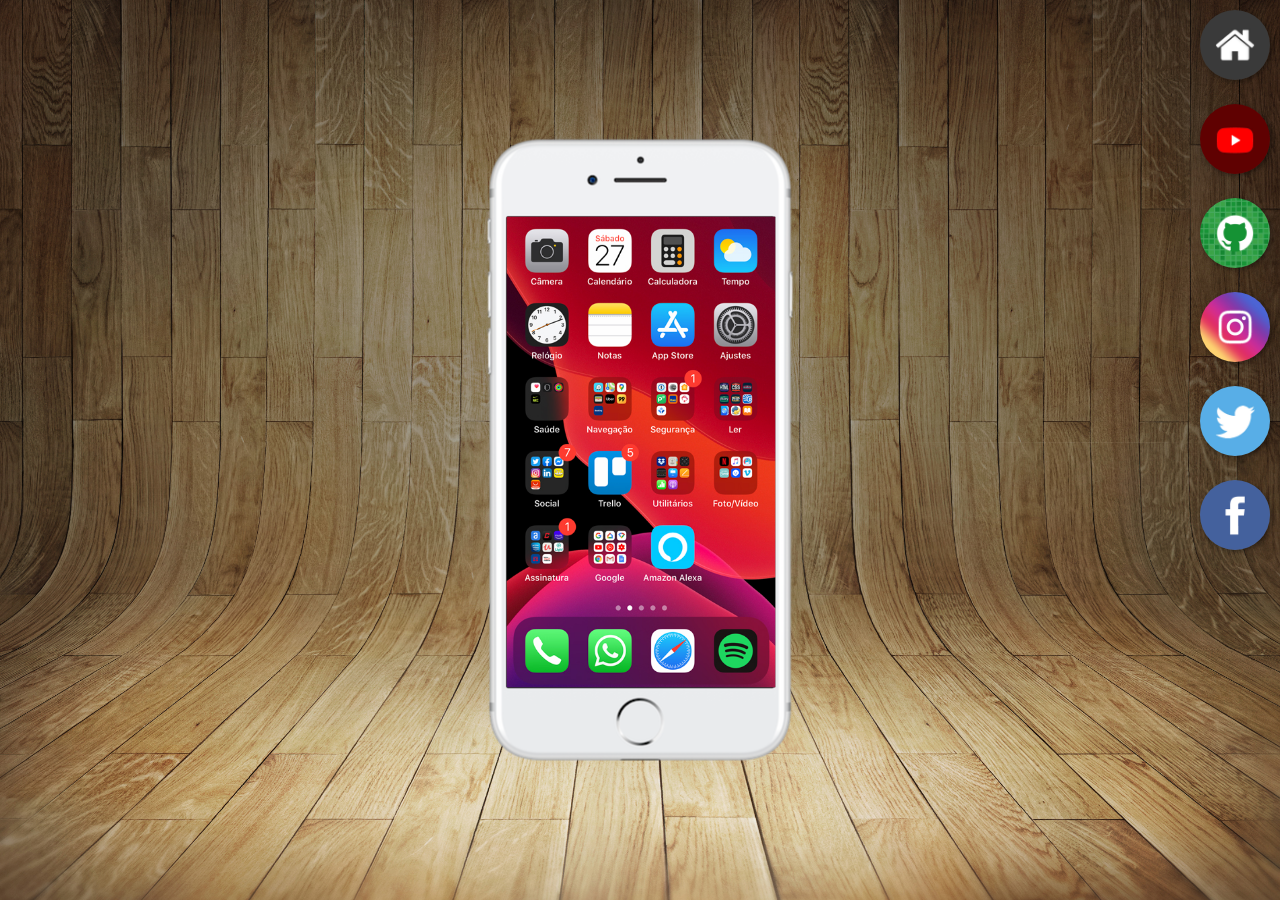
<file: index.html>
<!DOCTYPE html>
<html lang="pt-br">
<head>
    <meta charset="UTF-8">
    <meta name="viewport" content="width=device-width, initial-scale=1.0">
    <title>Projeto de Redes Sociais</title>
    <link rel="shortcut icon" href="favicon.ico" type="image/x-icon">
    <link rel="stylesheet" href="estilo/style.css">
</head>
<body>
    <main>
        <section id="telefone">
            <iframe src="home.html" name="tela" id="tela" frameborder="0"></iframe>
            <!-- Seu navegador não é compatível com isso -->
        </section>

        <section id="redes-sociais">
            <a href="home.html" target="tela"><img src="imagens/logo-home.jpg" alt=""></a> <br>
            <a href="youtube.html" target="tela"> <img src="imagens/logo-youtube.jpg" alt=""></a> <br>
            <a href="github.html" target="tela"> <img src="imagens/logo-github.jpg" alt=""></a> <br>
            <a href="instagram.html" target="tela"> <img src="imagens/logo-instagram.jpg" alt=""></a> <br>
            <a href="Twitter.html" target="tela"> <img src="imagens/logo-twitter.jpg" alt=""></a> <br>
            <a href="facebook.html" target="tela"> <img src="imagens/logo-facebook.jpg" alt=""></a> <br>
        </section>
    
    </main>
</body>
</html>
</file>
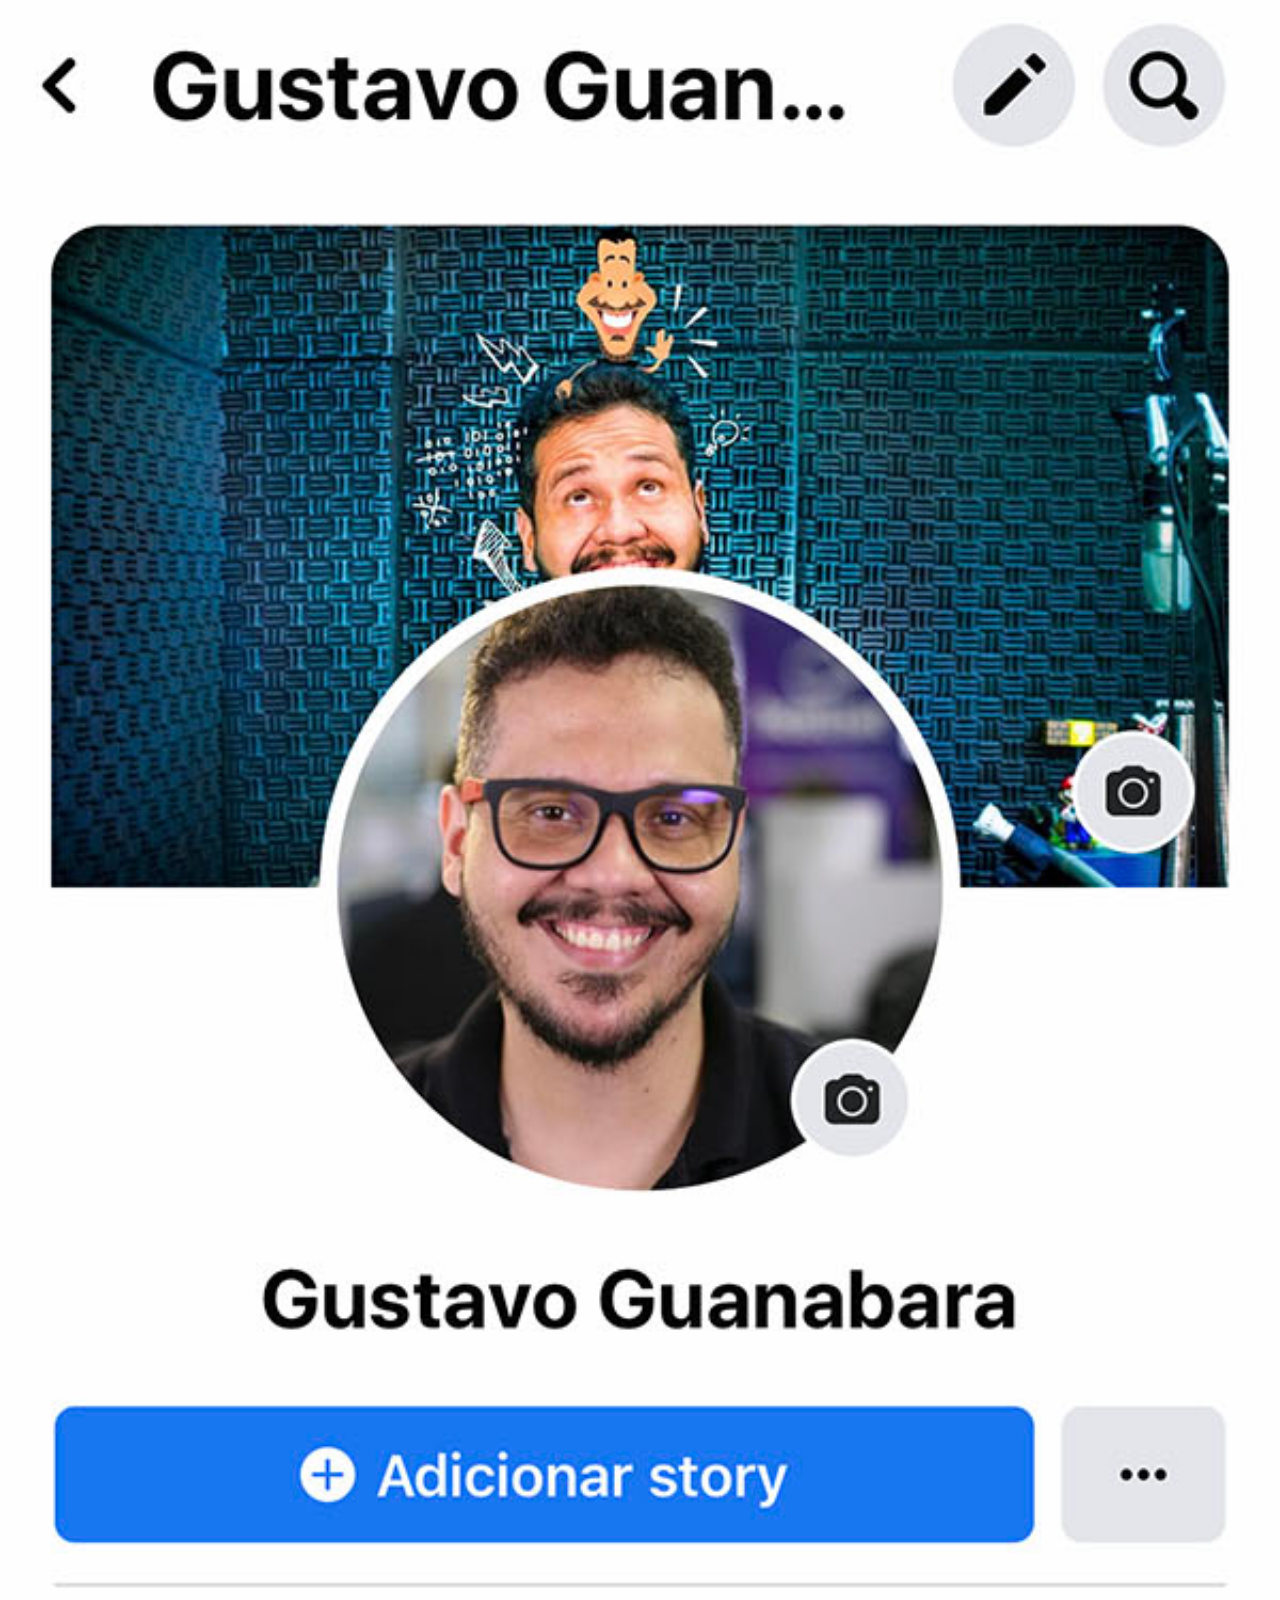
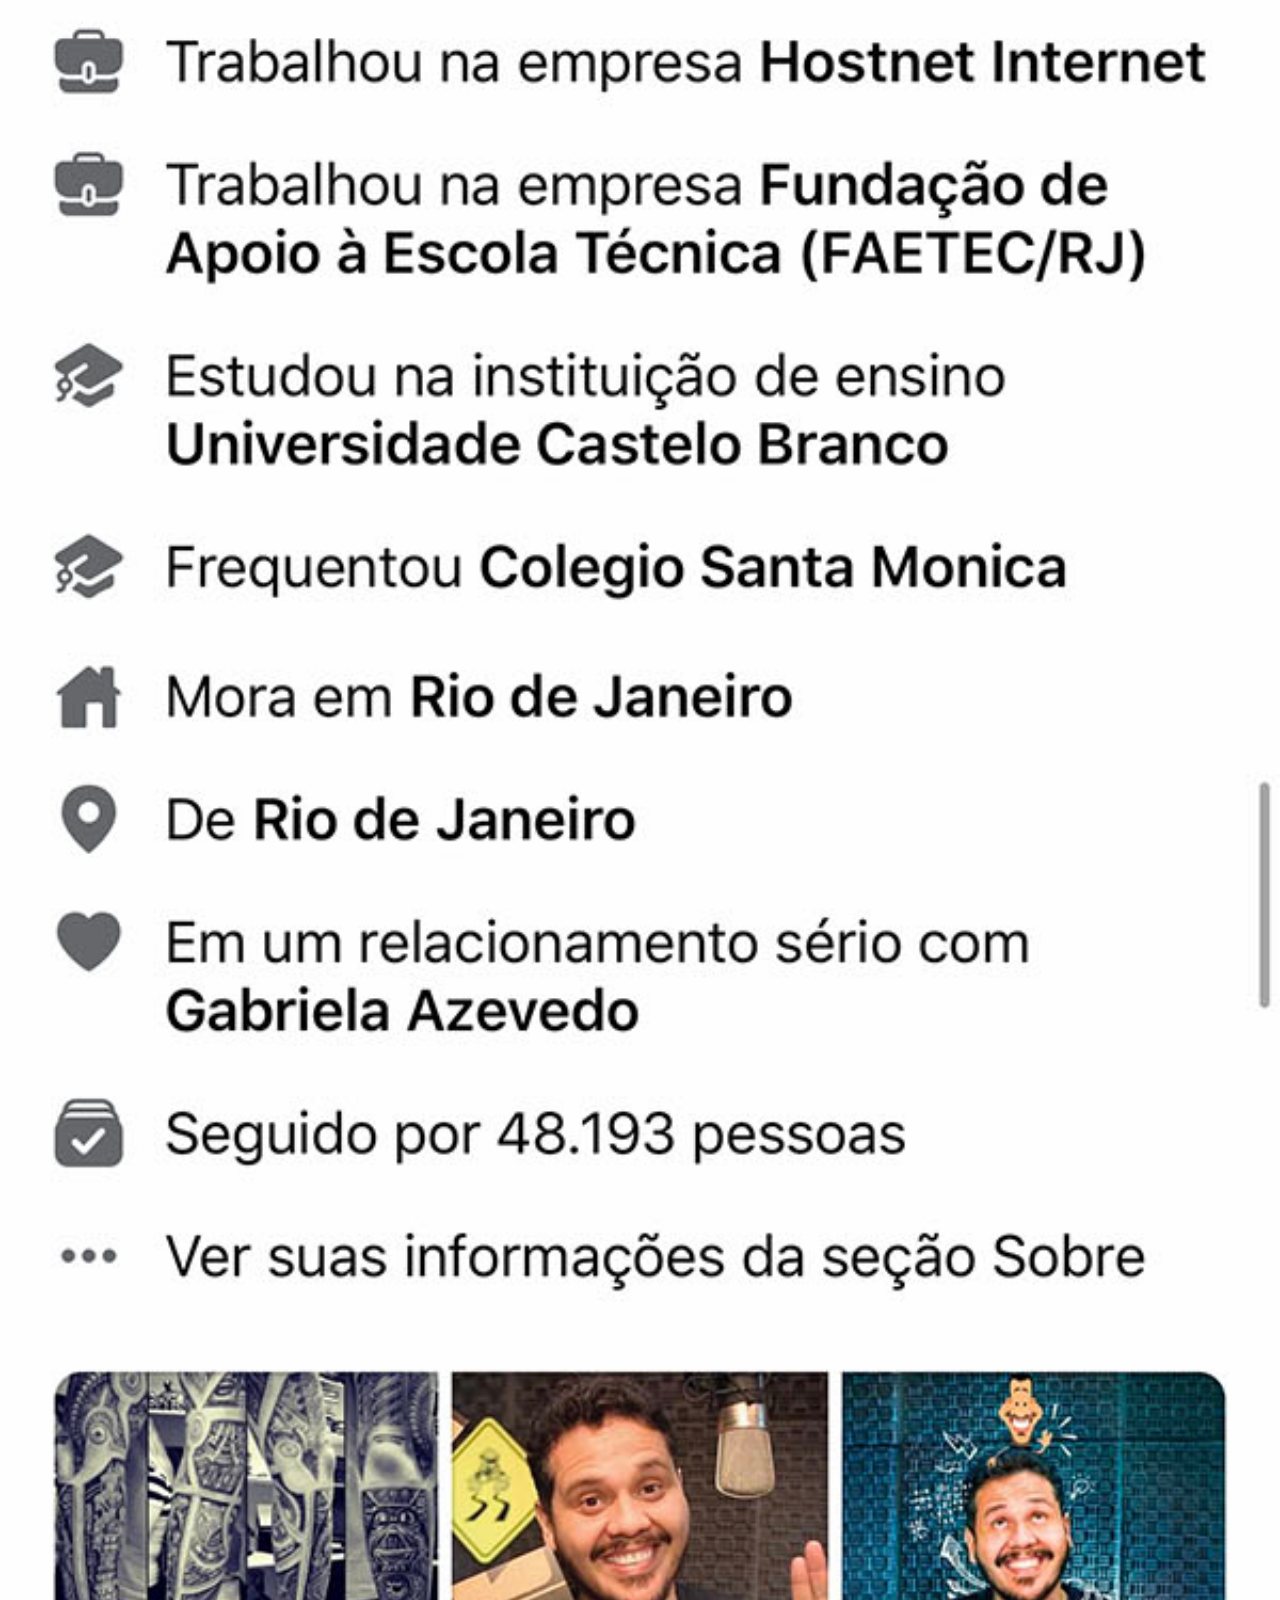
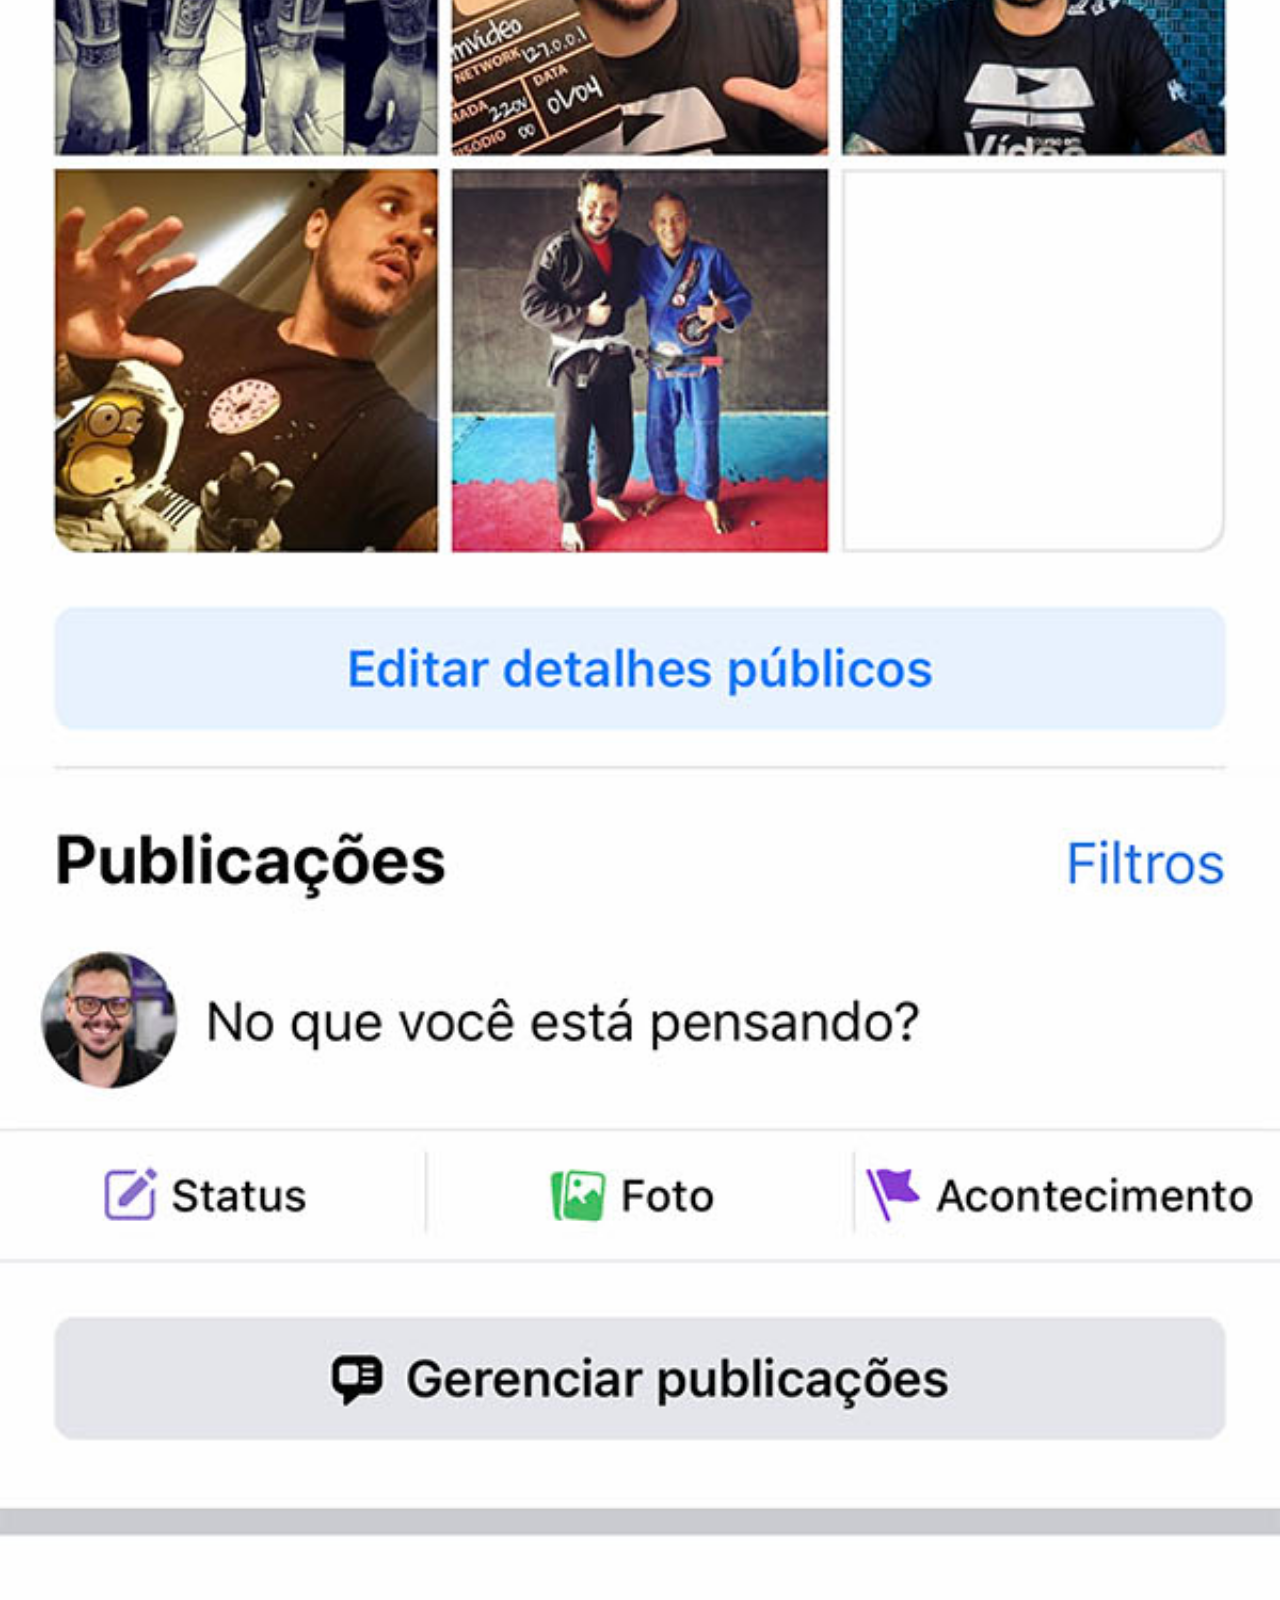
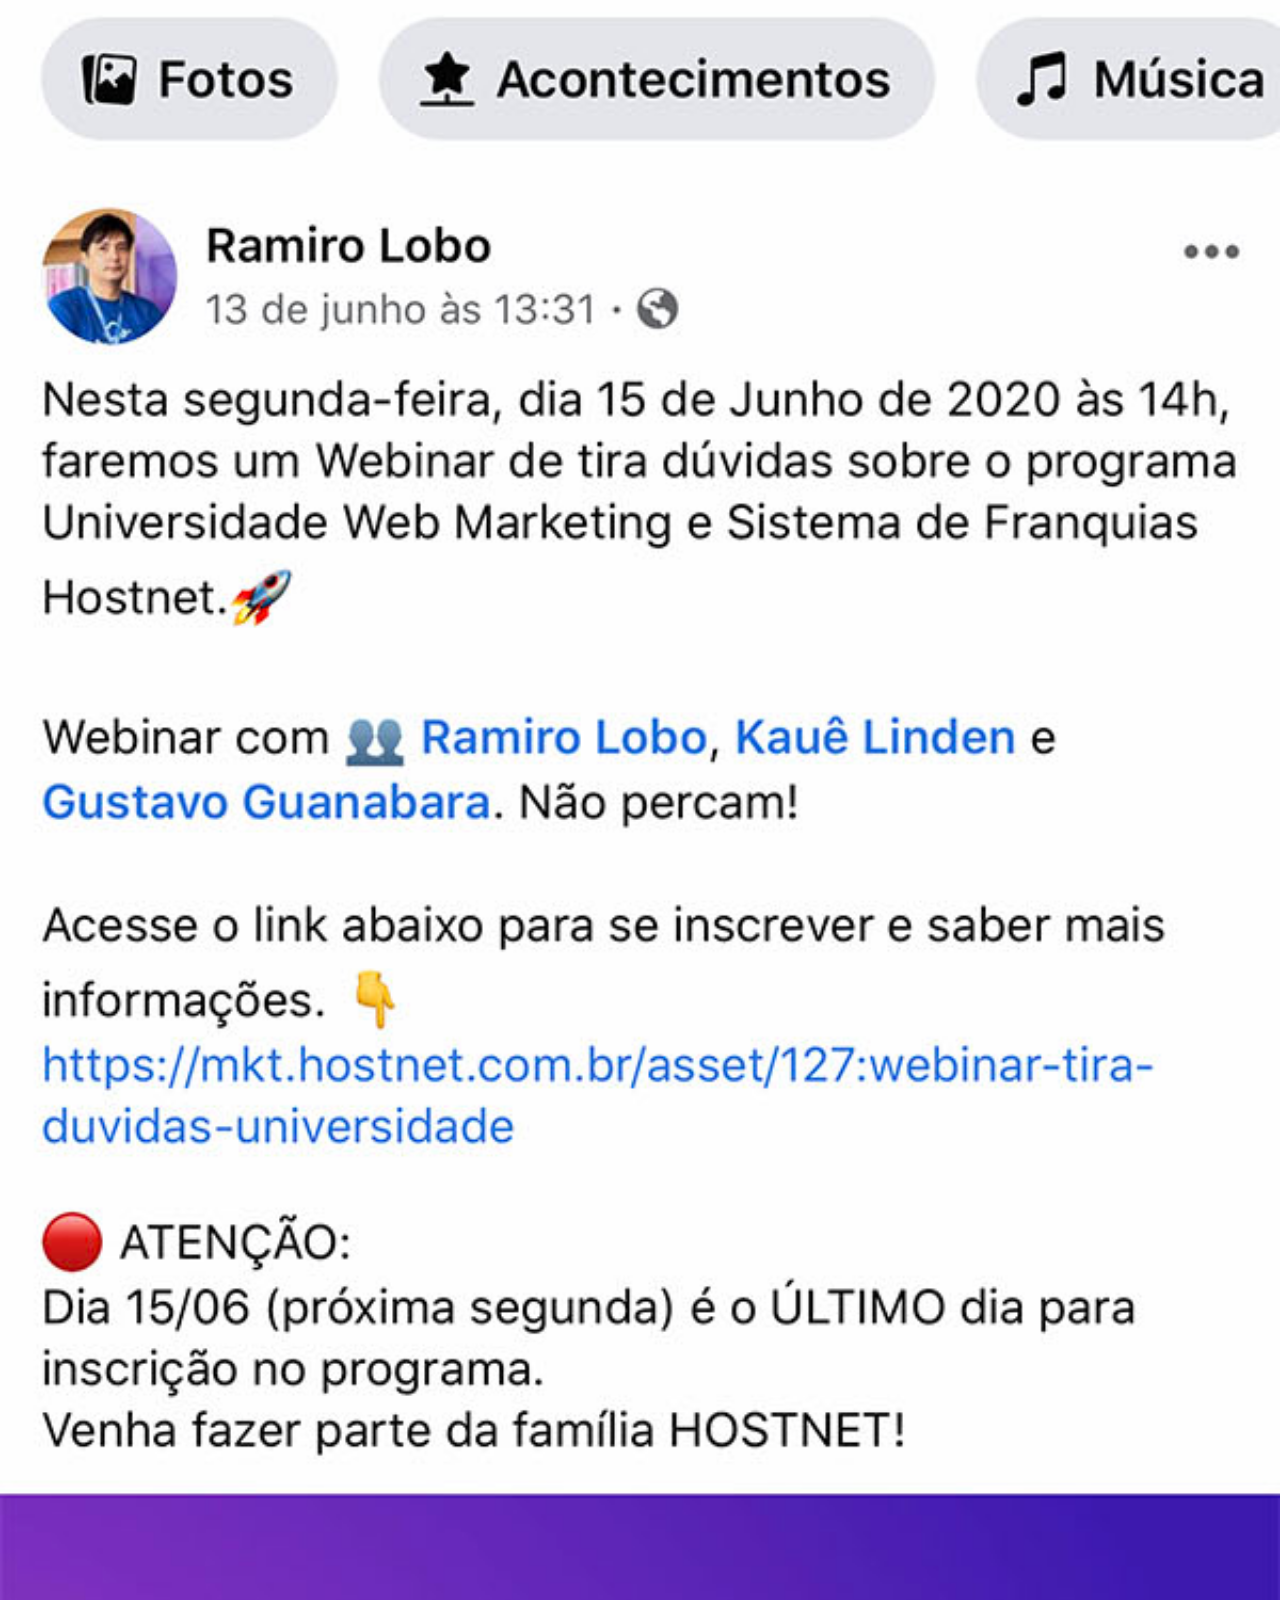
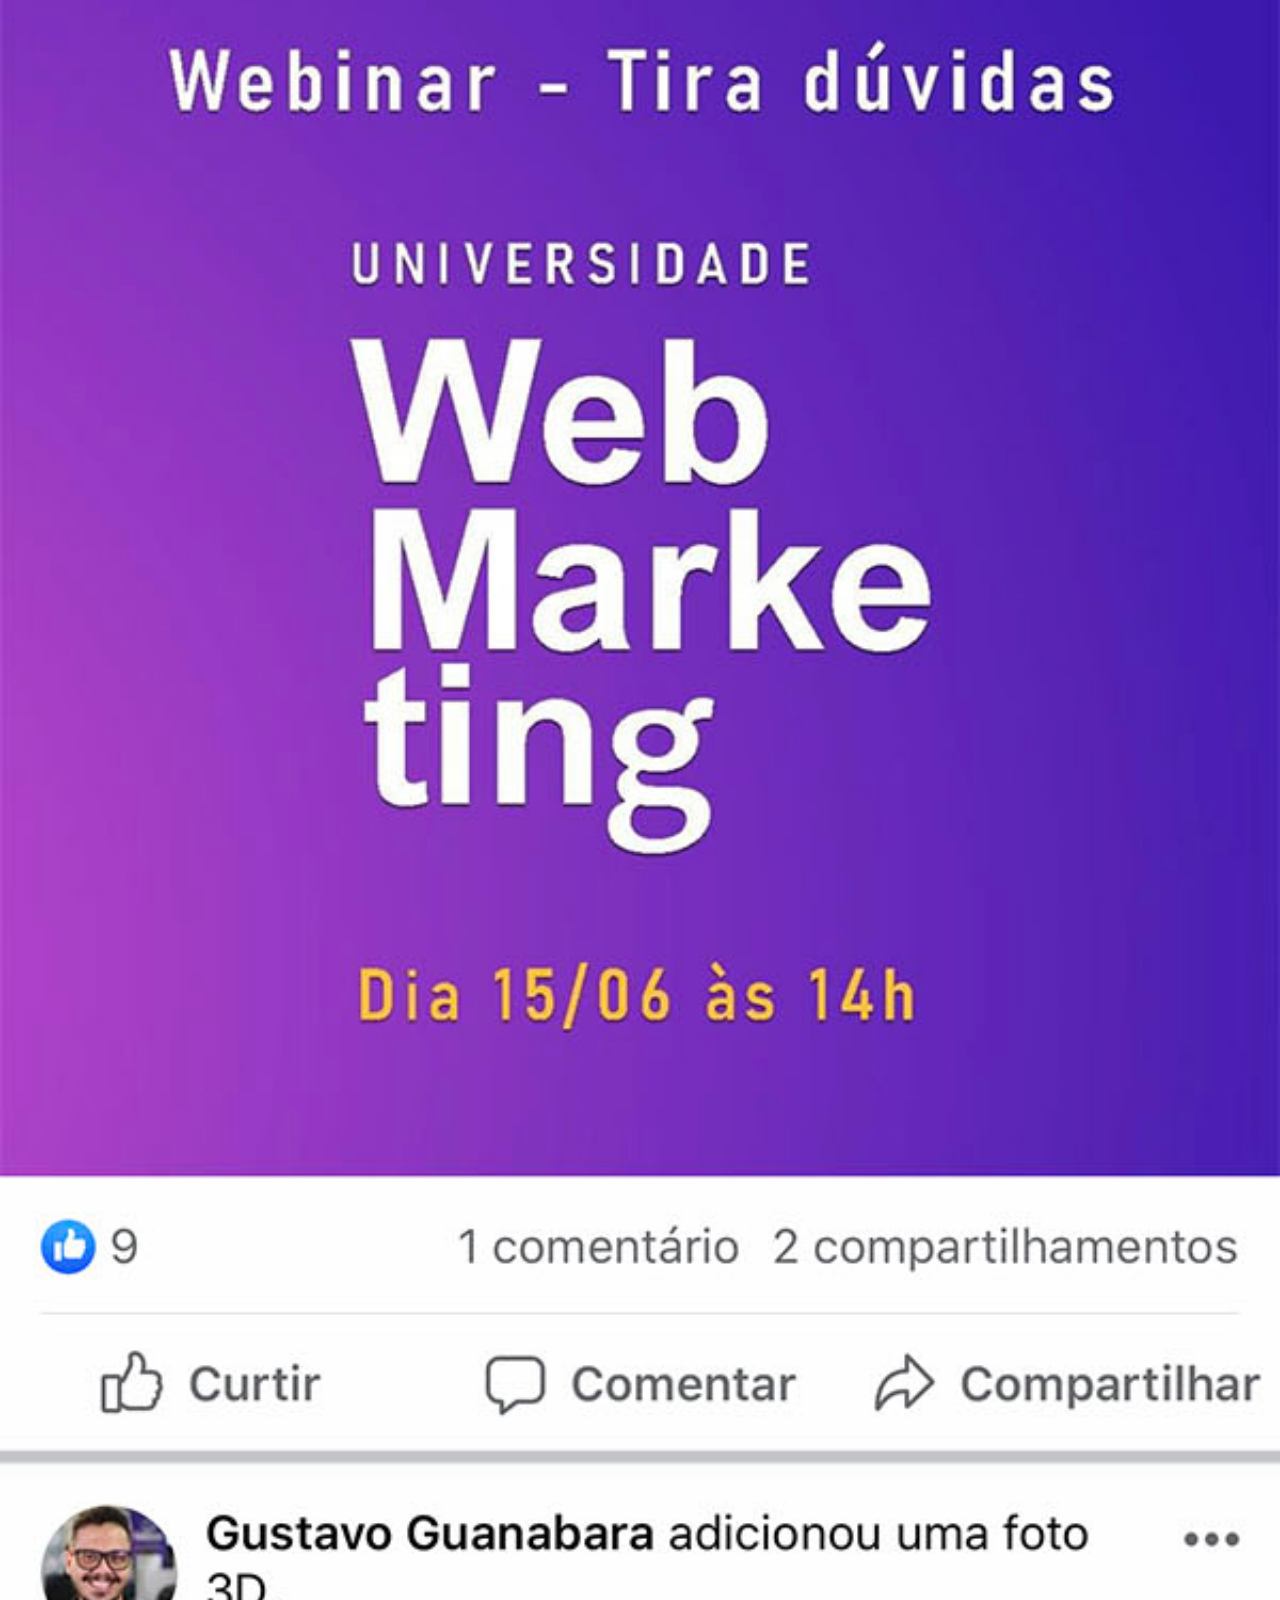
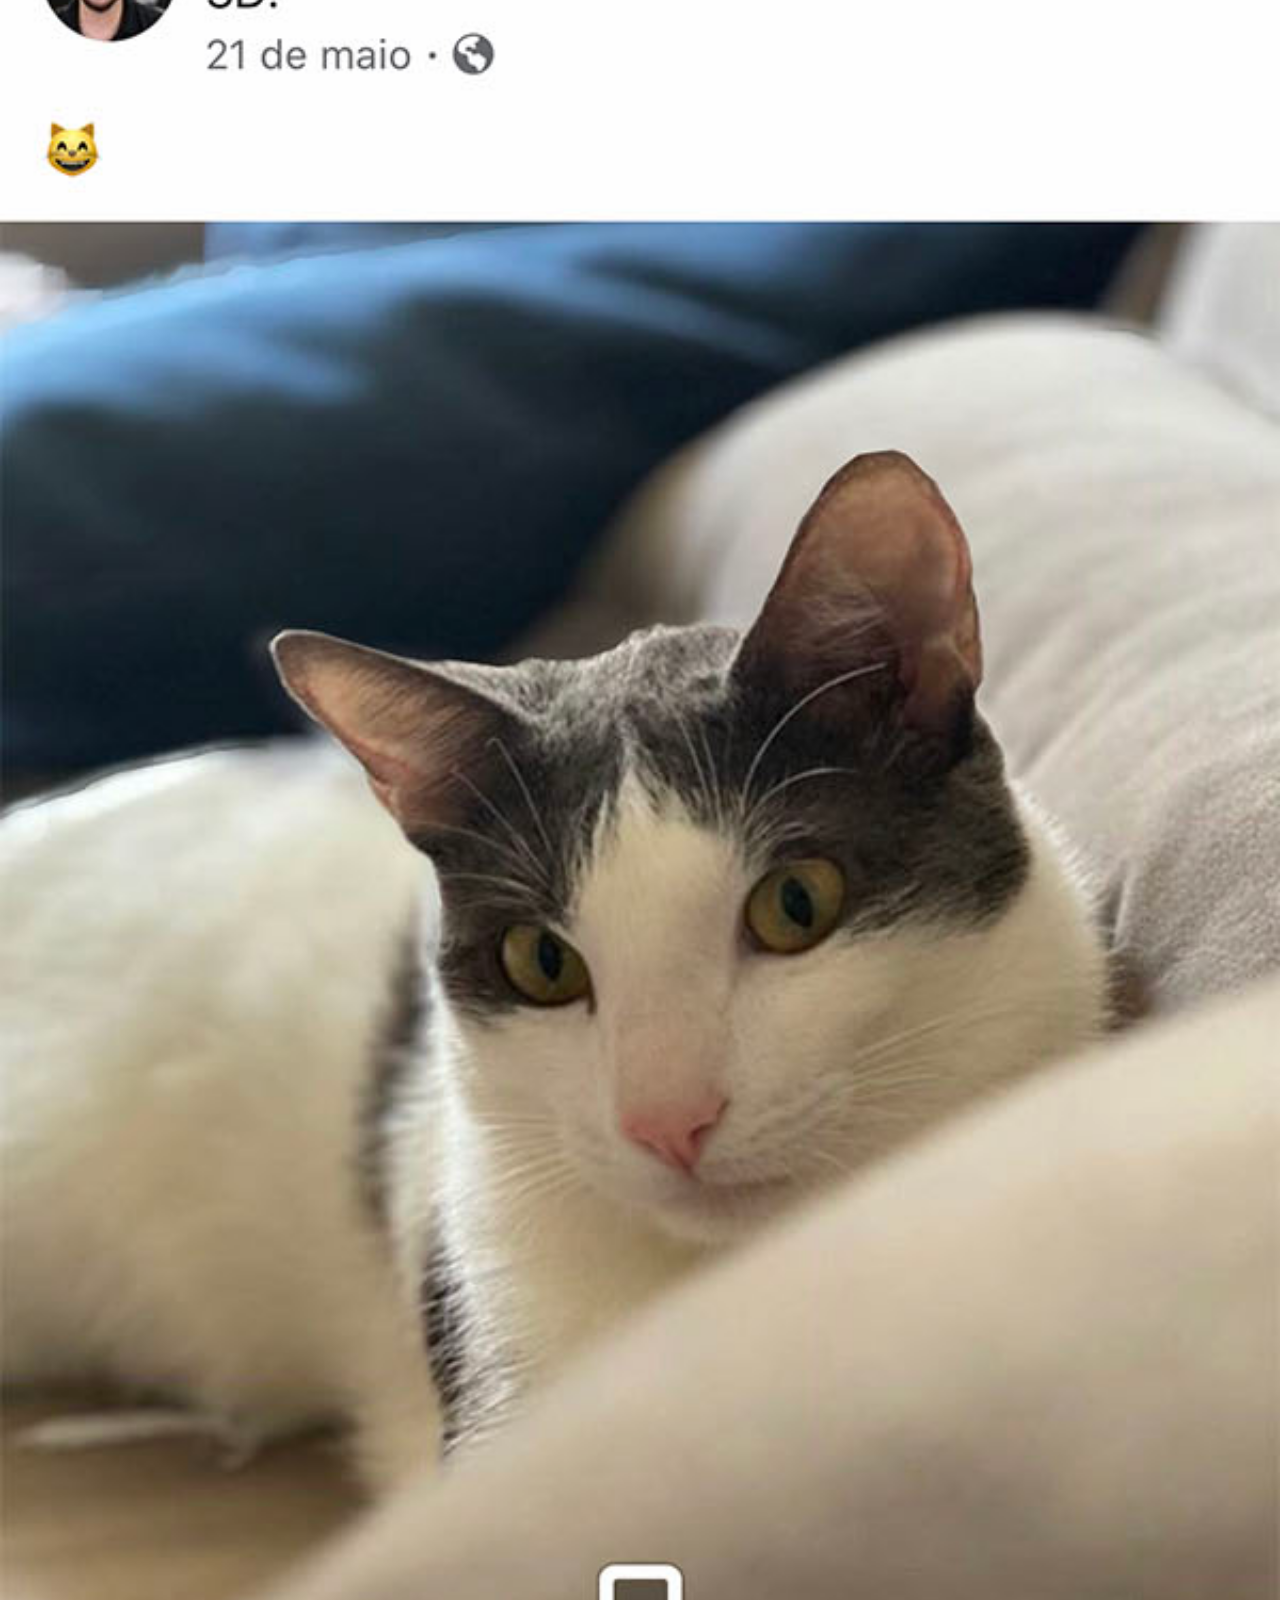
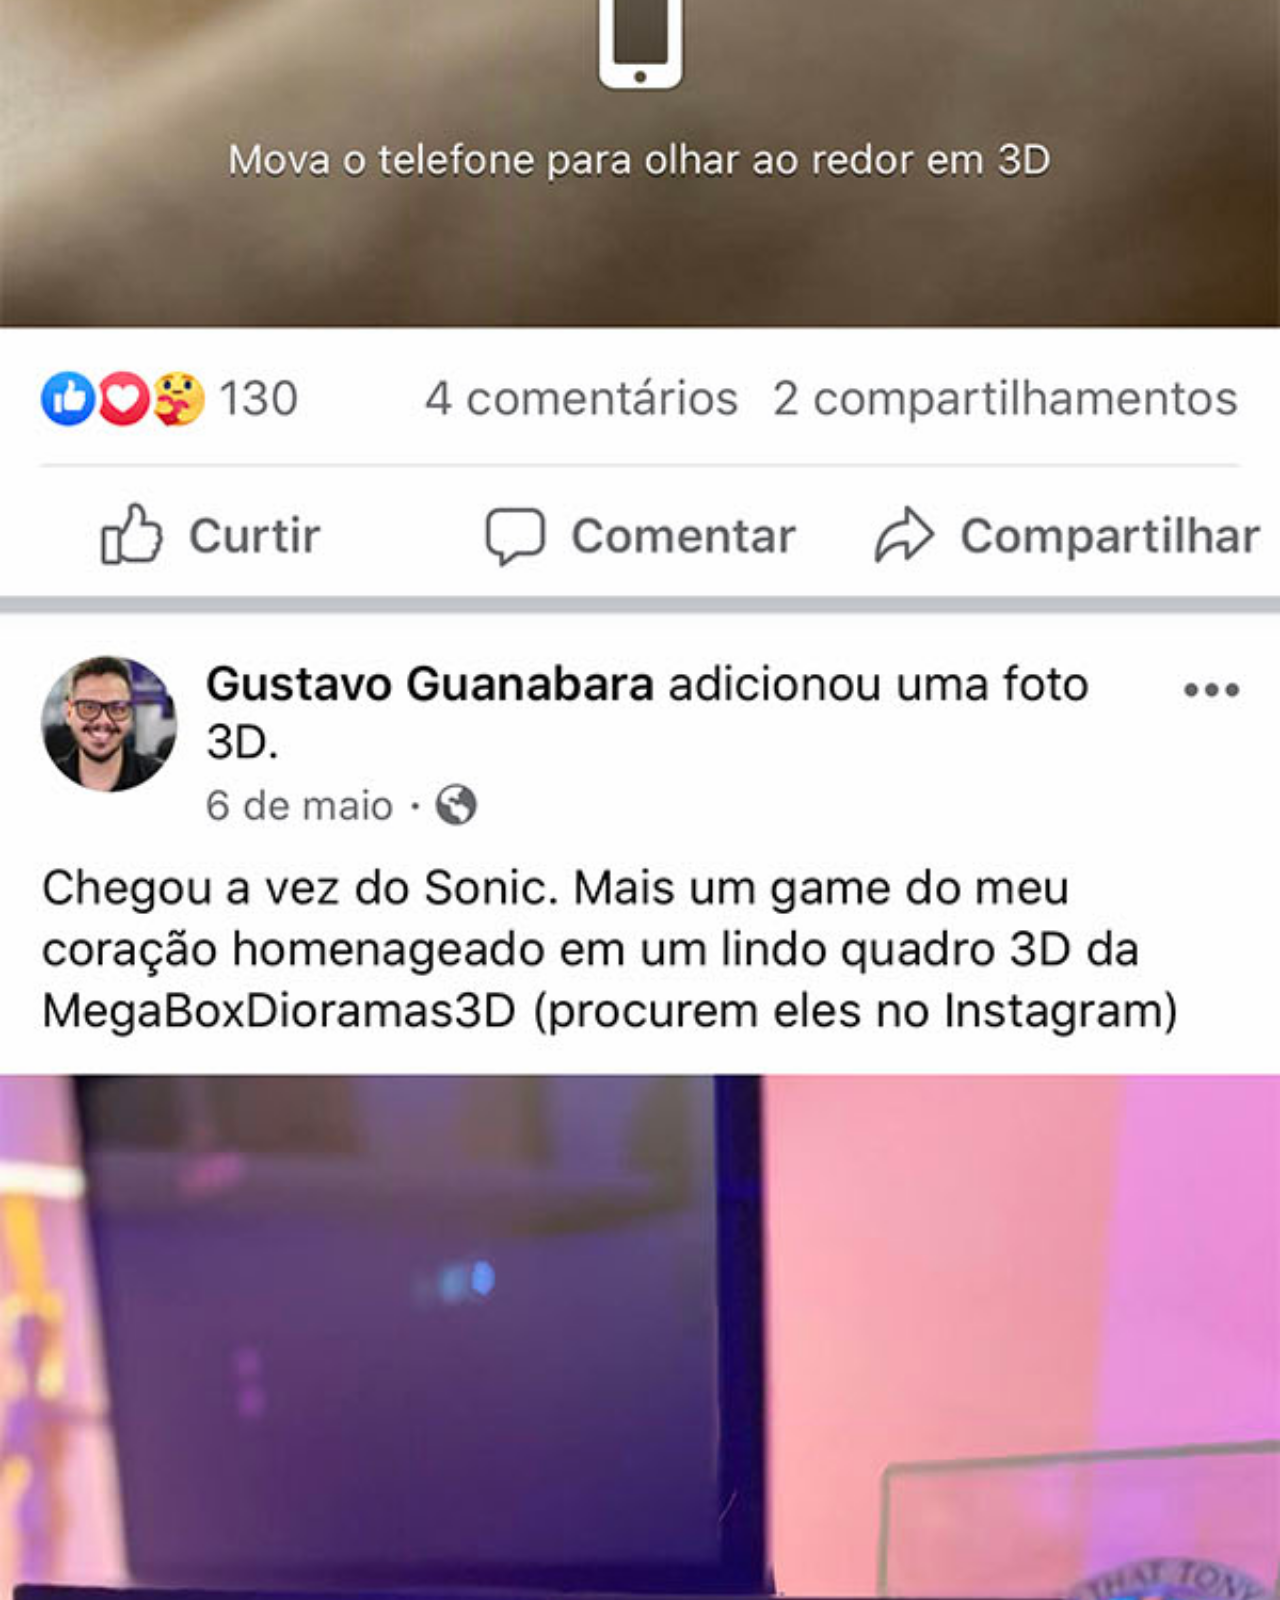
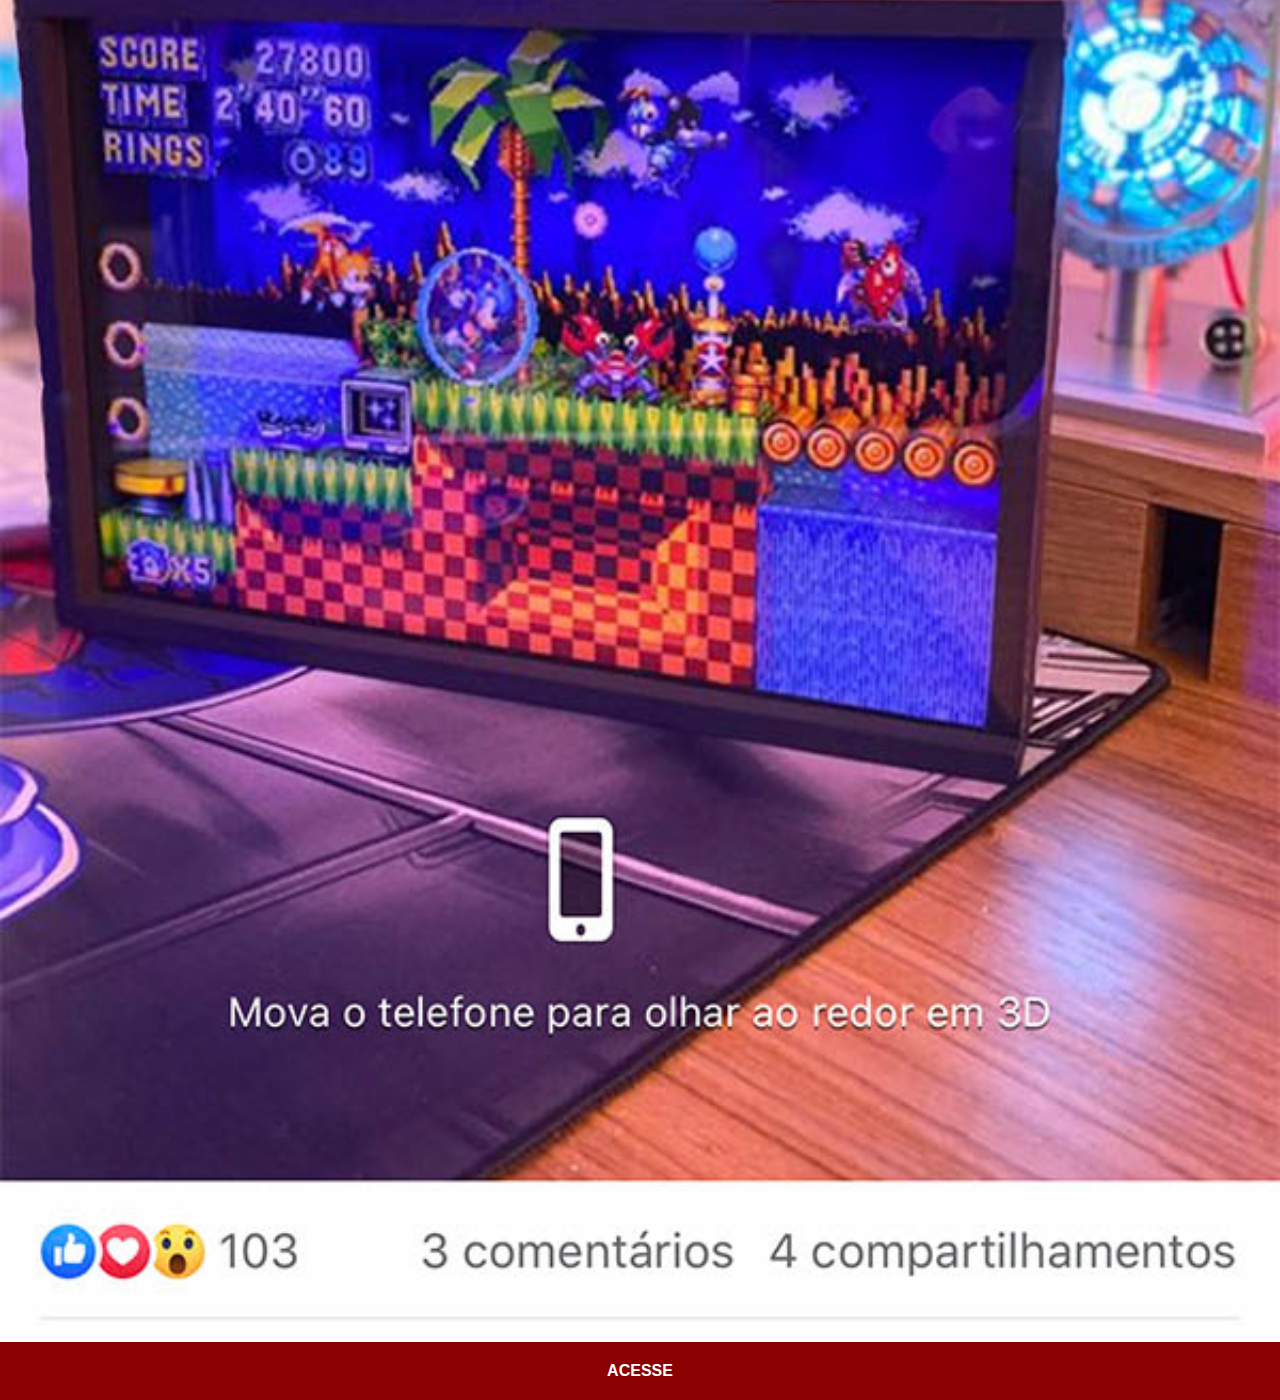
<file: facebook.html>
<!DOCTYPE html>
<html lang="pt-br">
<head>
    <meta charset="UTF-8">
    <meta name="viewport" content="width=device-width, initial-scale=1.0">
    <title>Facebook</title>
    <link rel="stylesheet" href="estilo/social.css">
</head>
<body>
    <img src="imagens/tela-facebook.jpg" alt="Facebook">
    <a href="https://www.facebook.com/gustavoguanabara?locale2=pt_PT&_rdr" target="_blank">ACESSE</a>
</body>
</html>
</file>
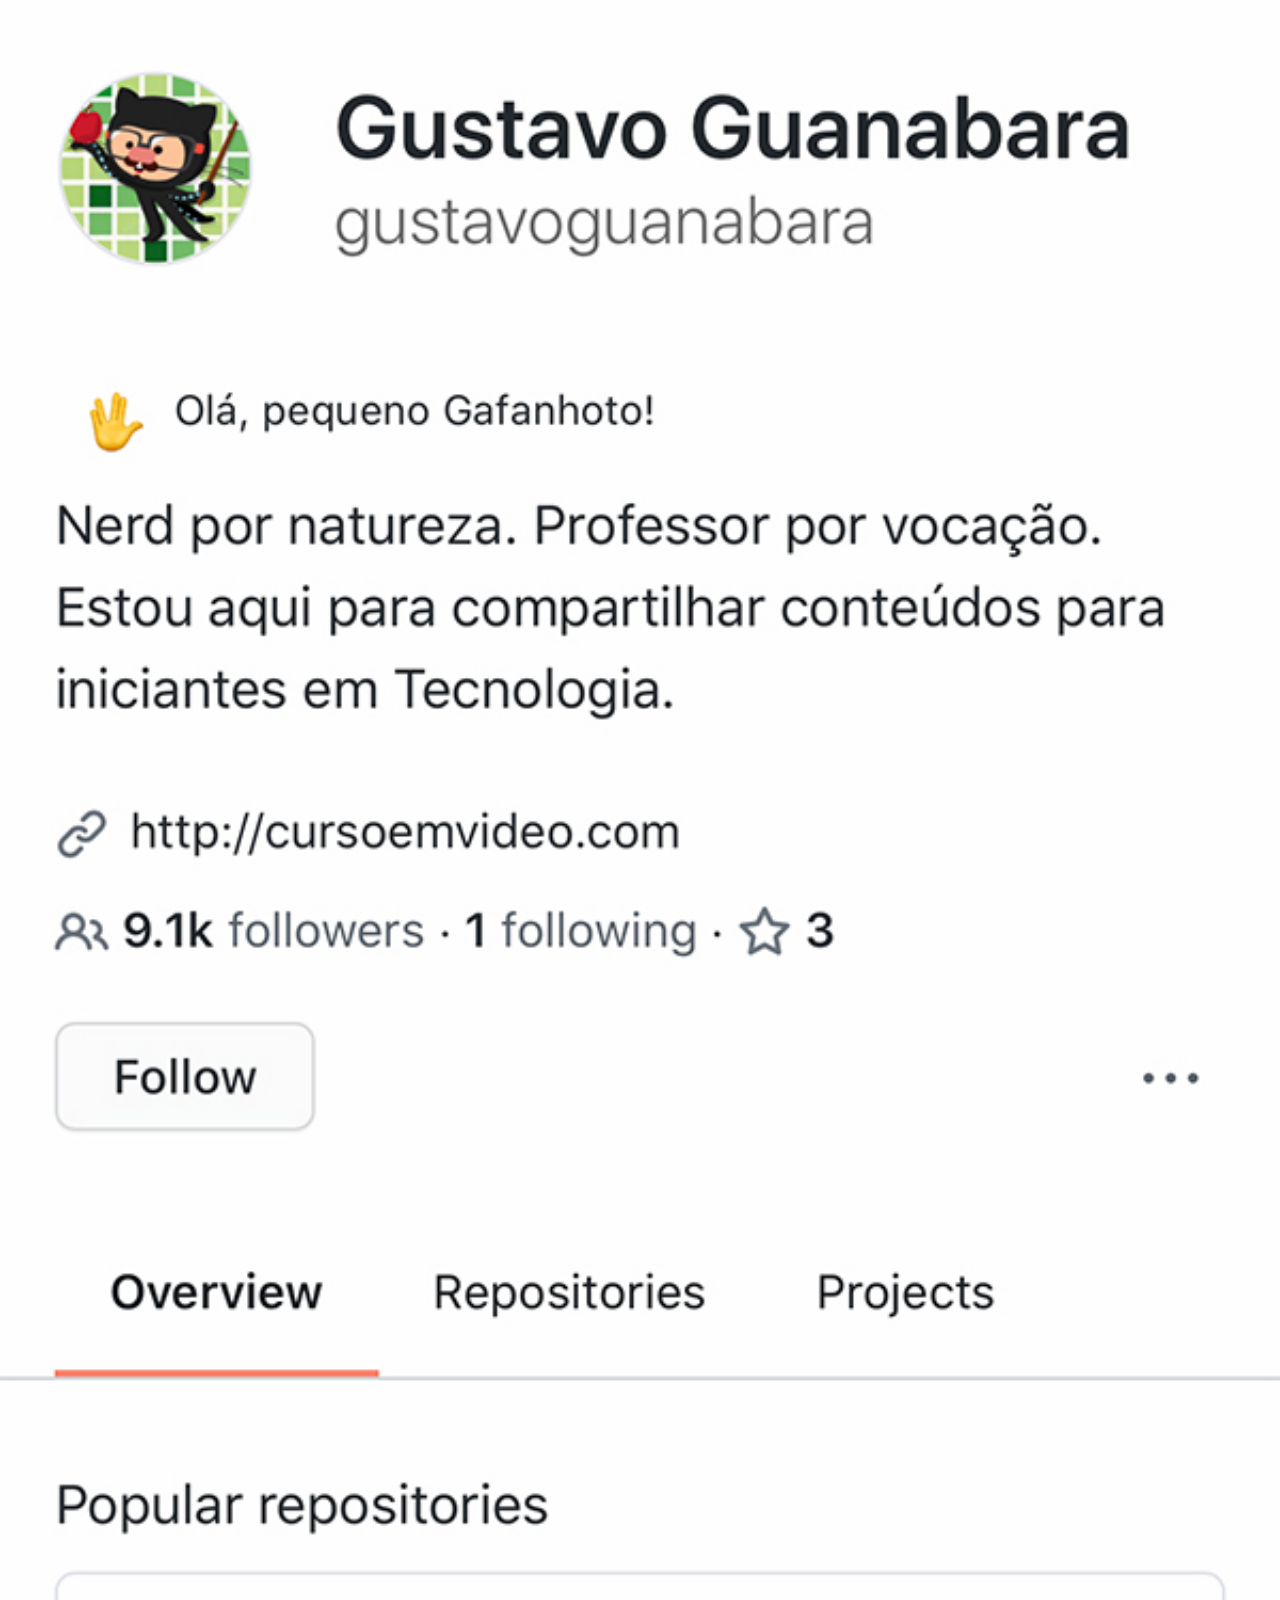
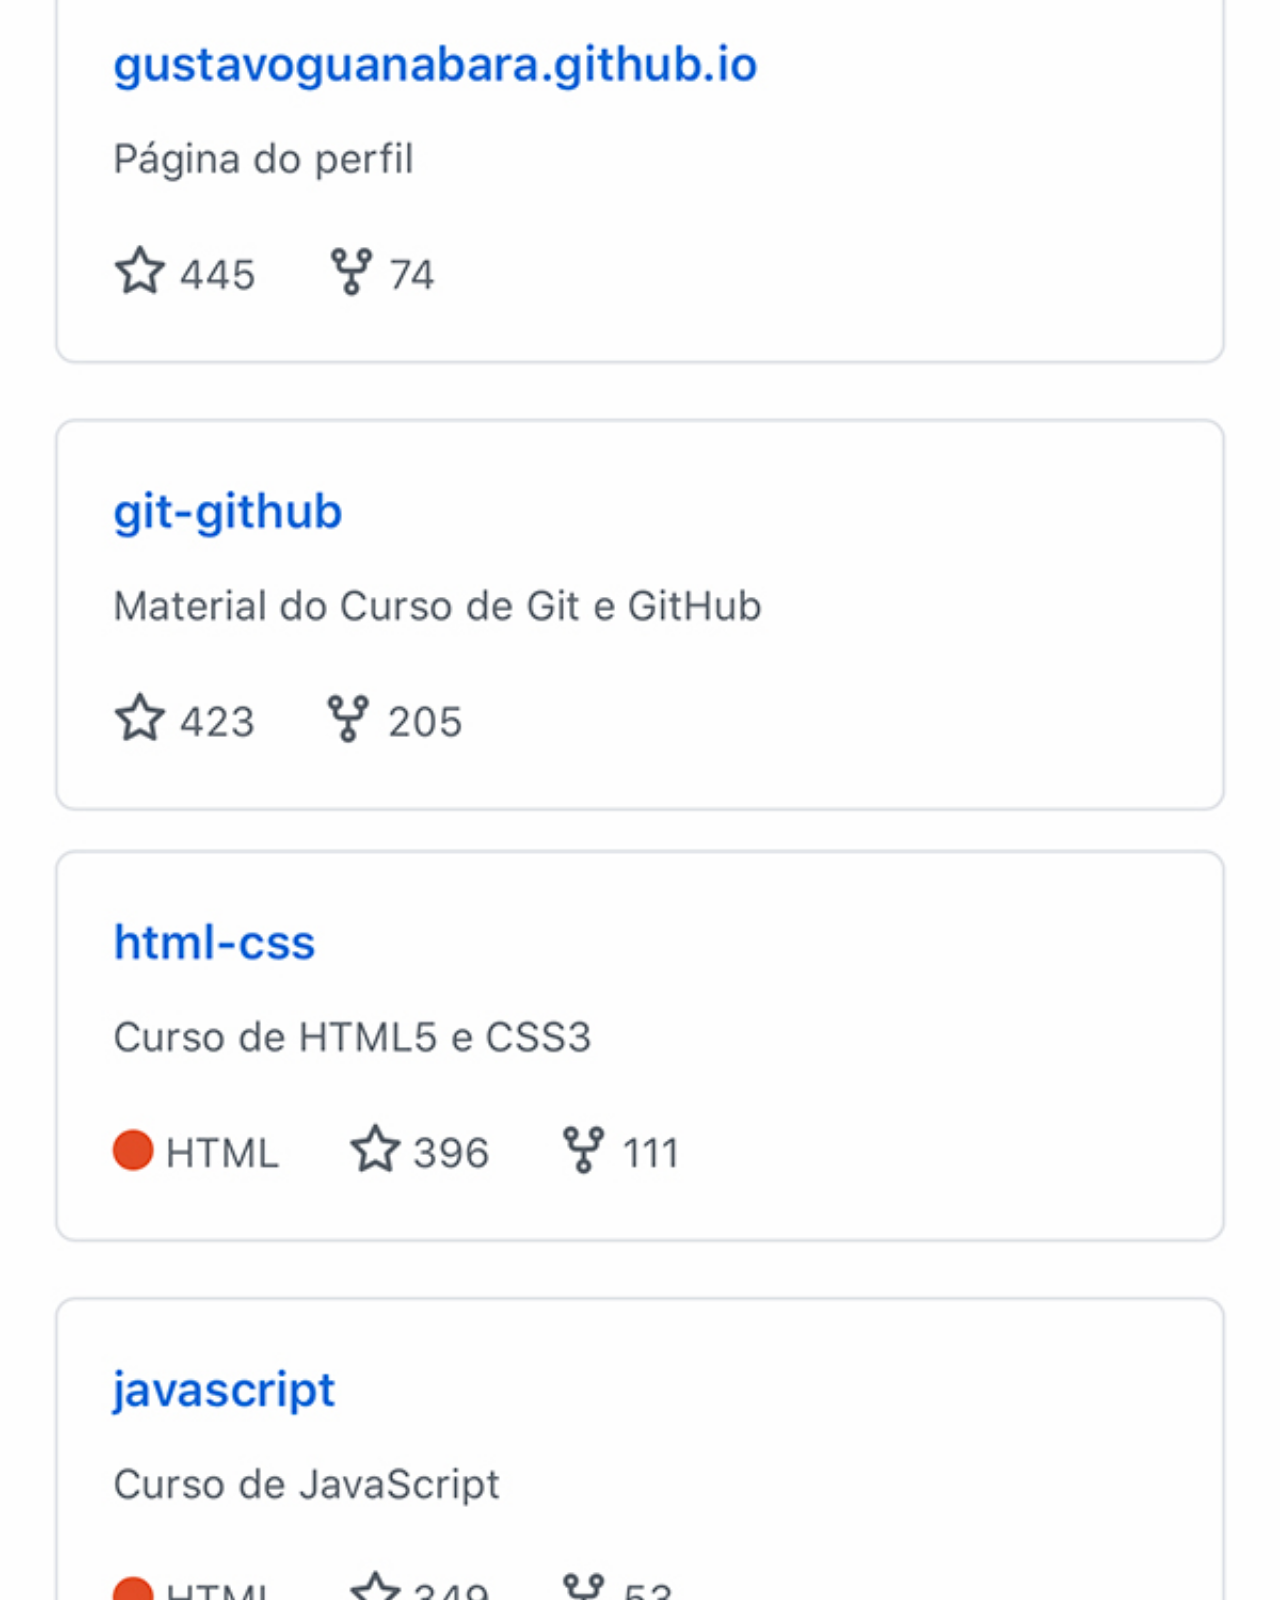
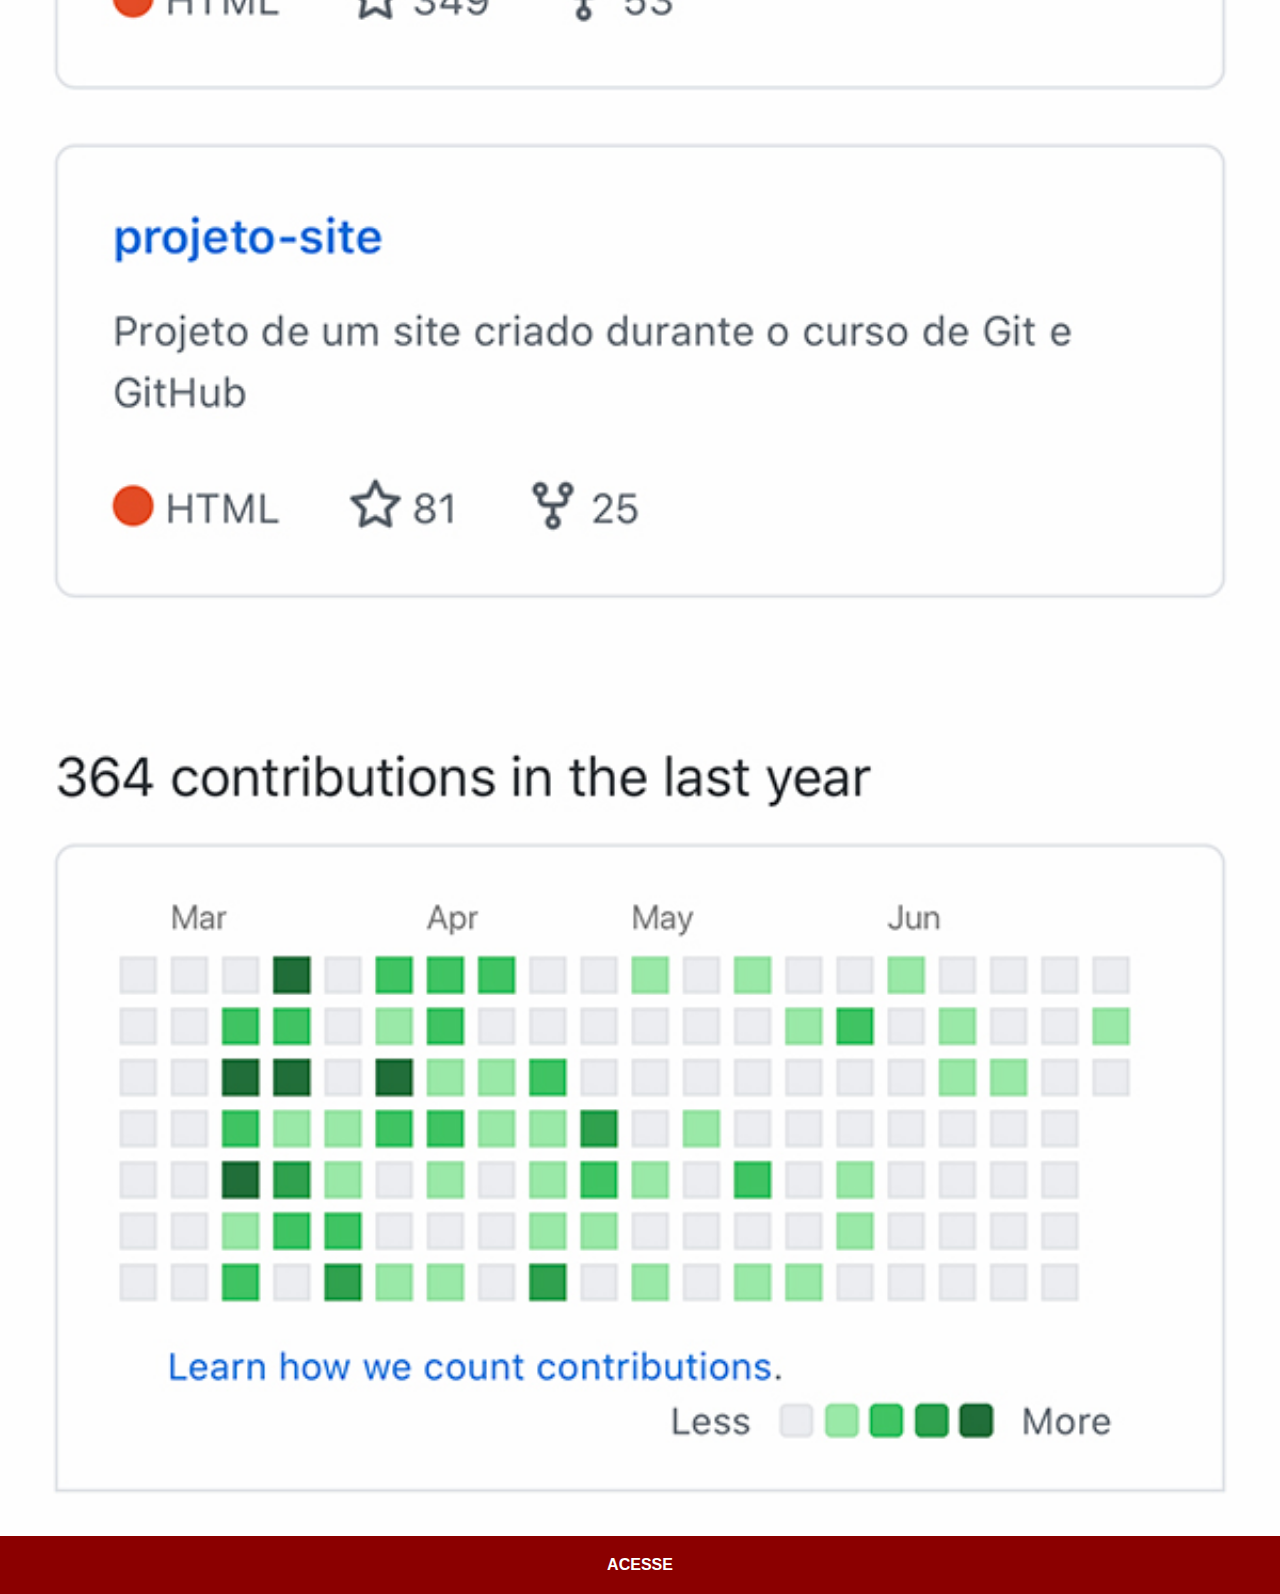
<file: github.html>
<!DOCTYPE html>
<html lang="pt-br">
<head>
    <meta charset="UTF-8">
    <meta name="viewport" content="width=device-width, initial-scale=1.0">
    <title>GitHub</title>
    <link rel="stylesheet" href="estilo/social.css">
</head>
<body>
    <img src="imagens/tela-github.jpg" alt="GitHub">
    <a href="https://gustavoguanabara.github.io/" target="_blank">ACESSE</a>
</body>
</html>
</file>
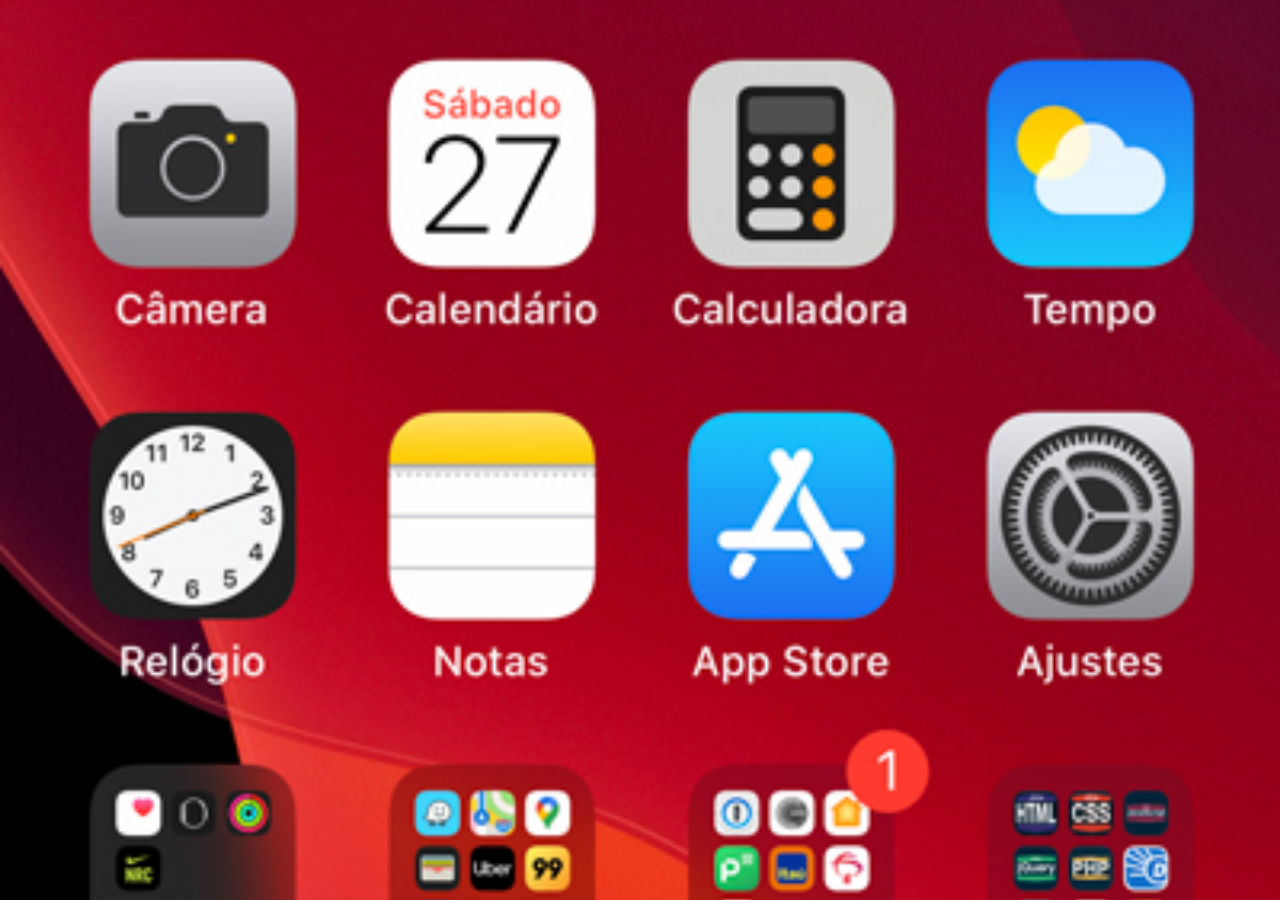
<file: home.html>
<!DOCTYPE html>
<html lang="pt-br">
<head>
    <meta charset="UTF-8">
    <meta name="viewport" content="width=device-width, initial-scale=1.0">
    <title>home</title>
</head>
<style>
    *{
        margin: 0px;
        padding: 0px;
    }

    body{
        width: 100vw;
        height: 100vh;
        background: black url(imagens/tela-home.jpg) no-repeat top center;
        background-size: cover;
    }
</style>
<body>
    
</body>
</html>
</file>
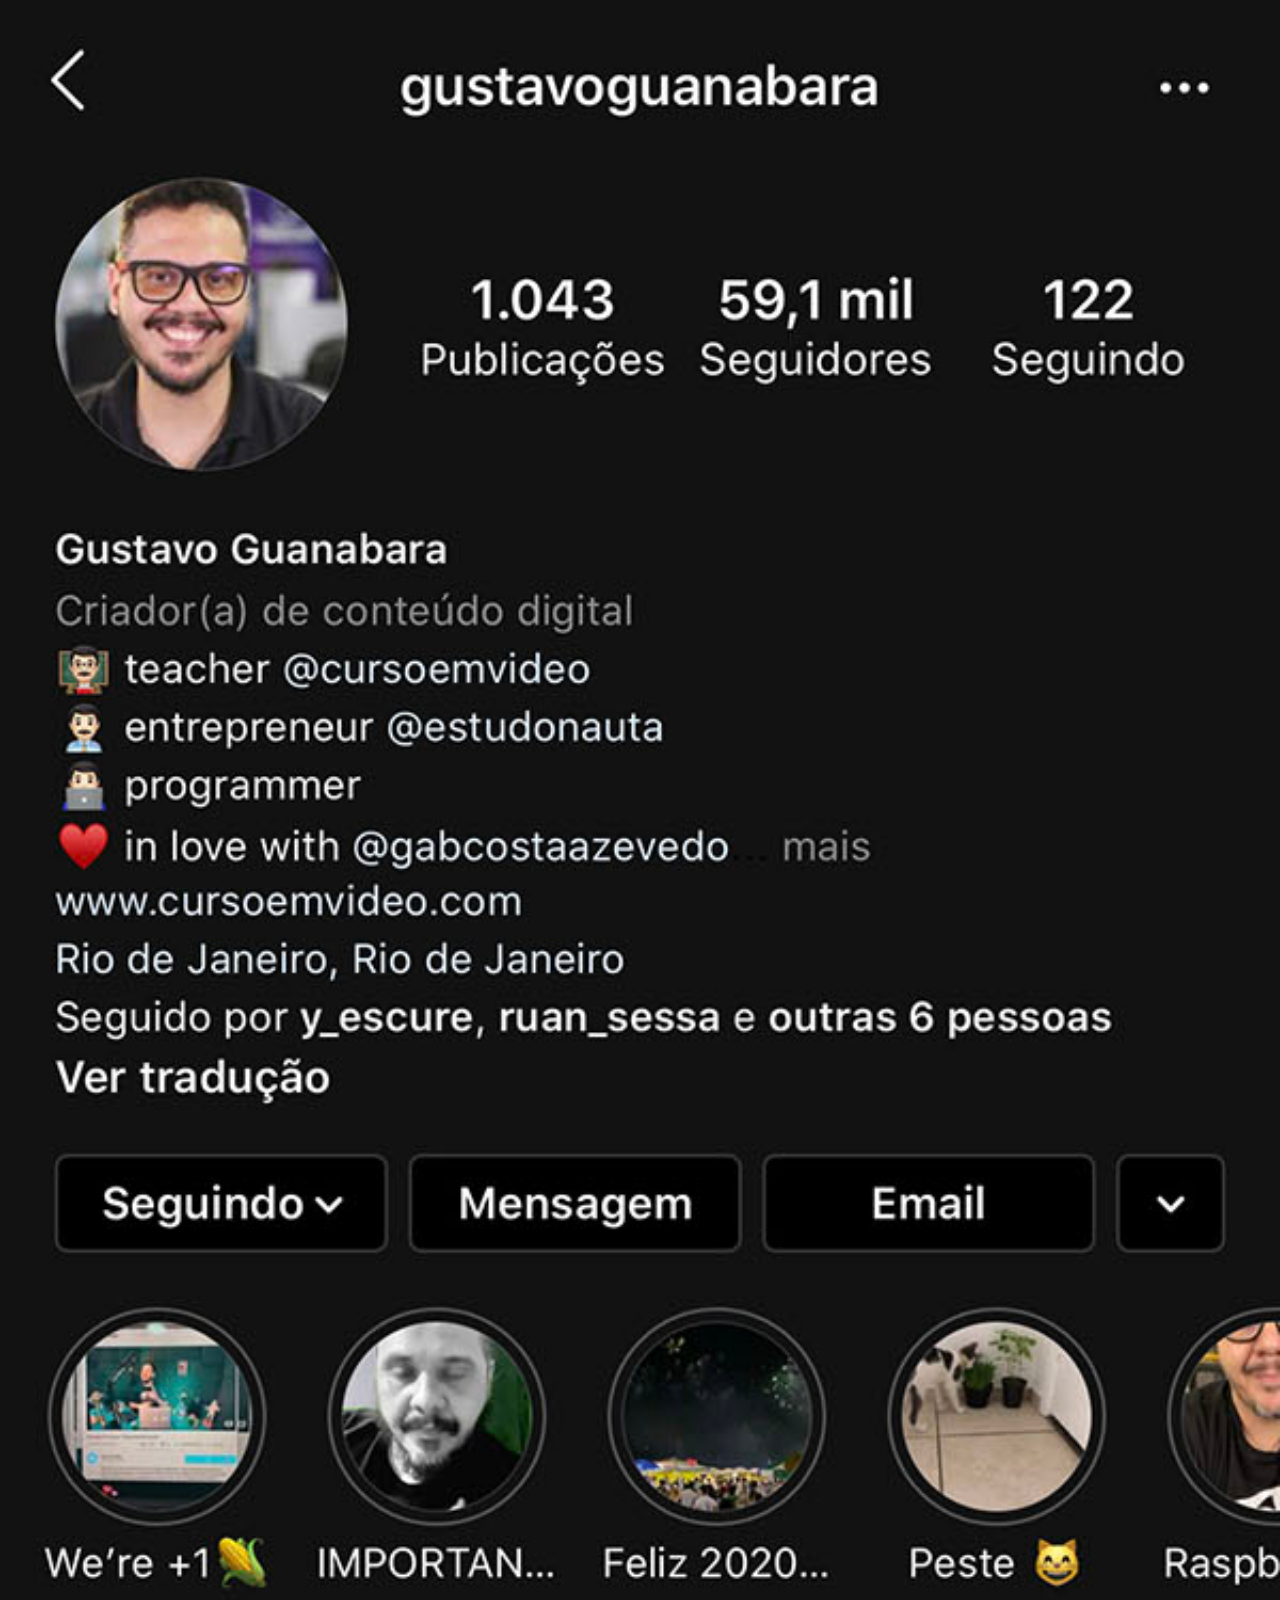
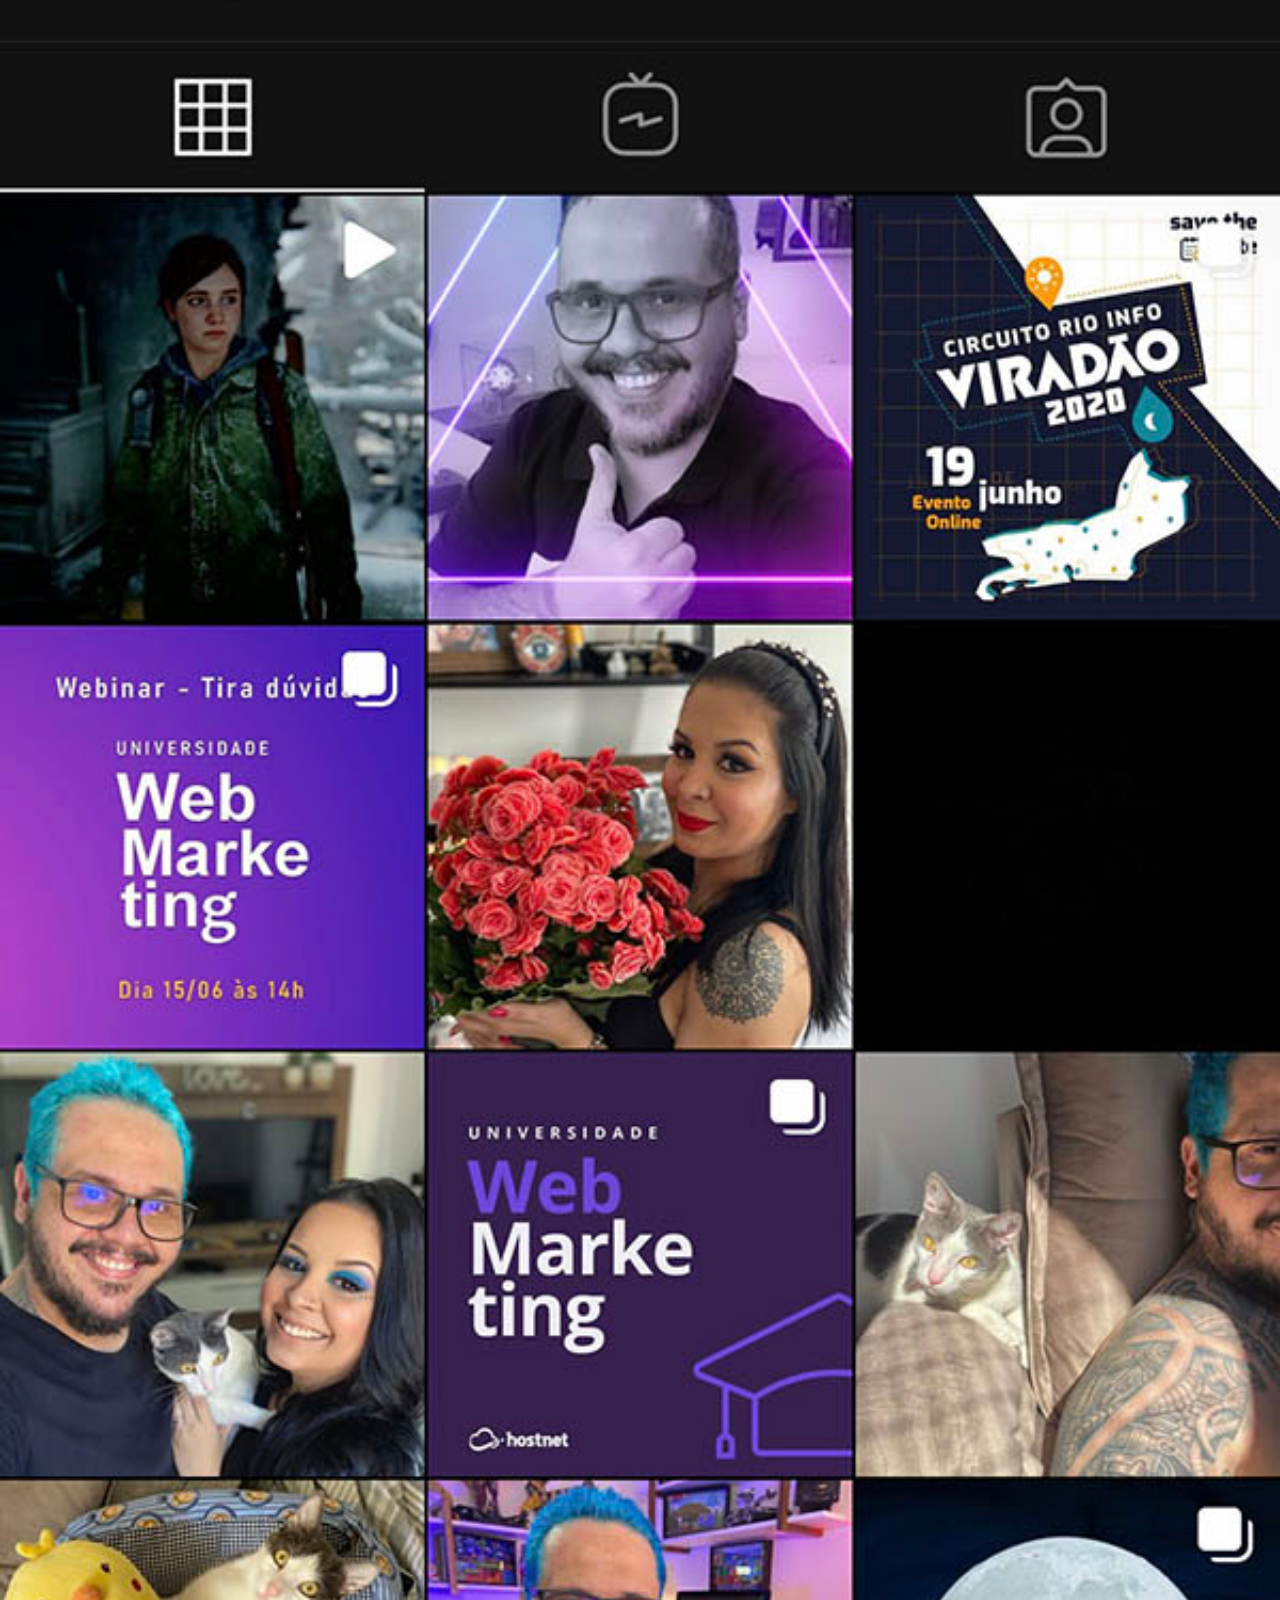
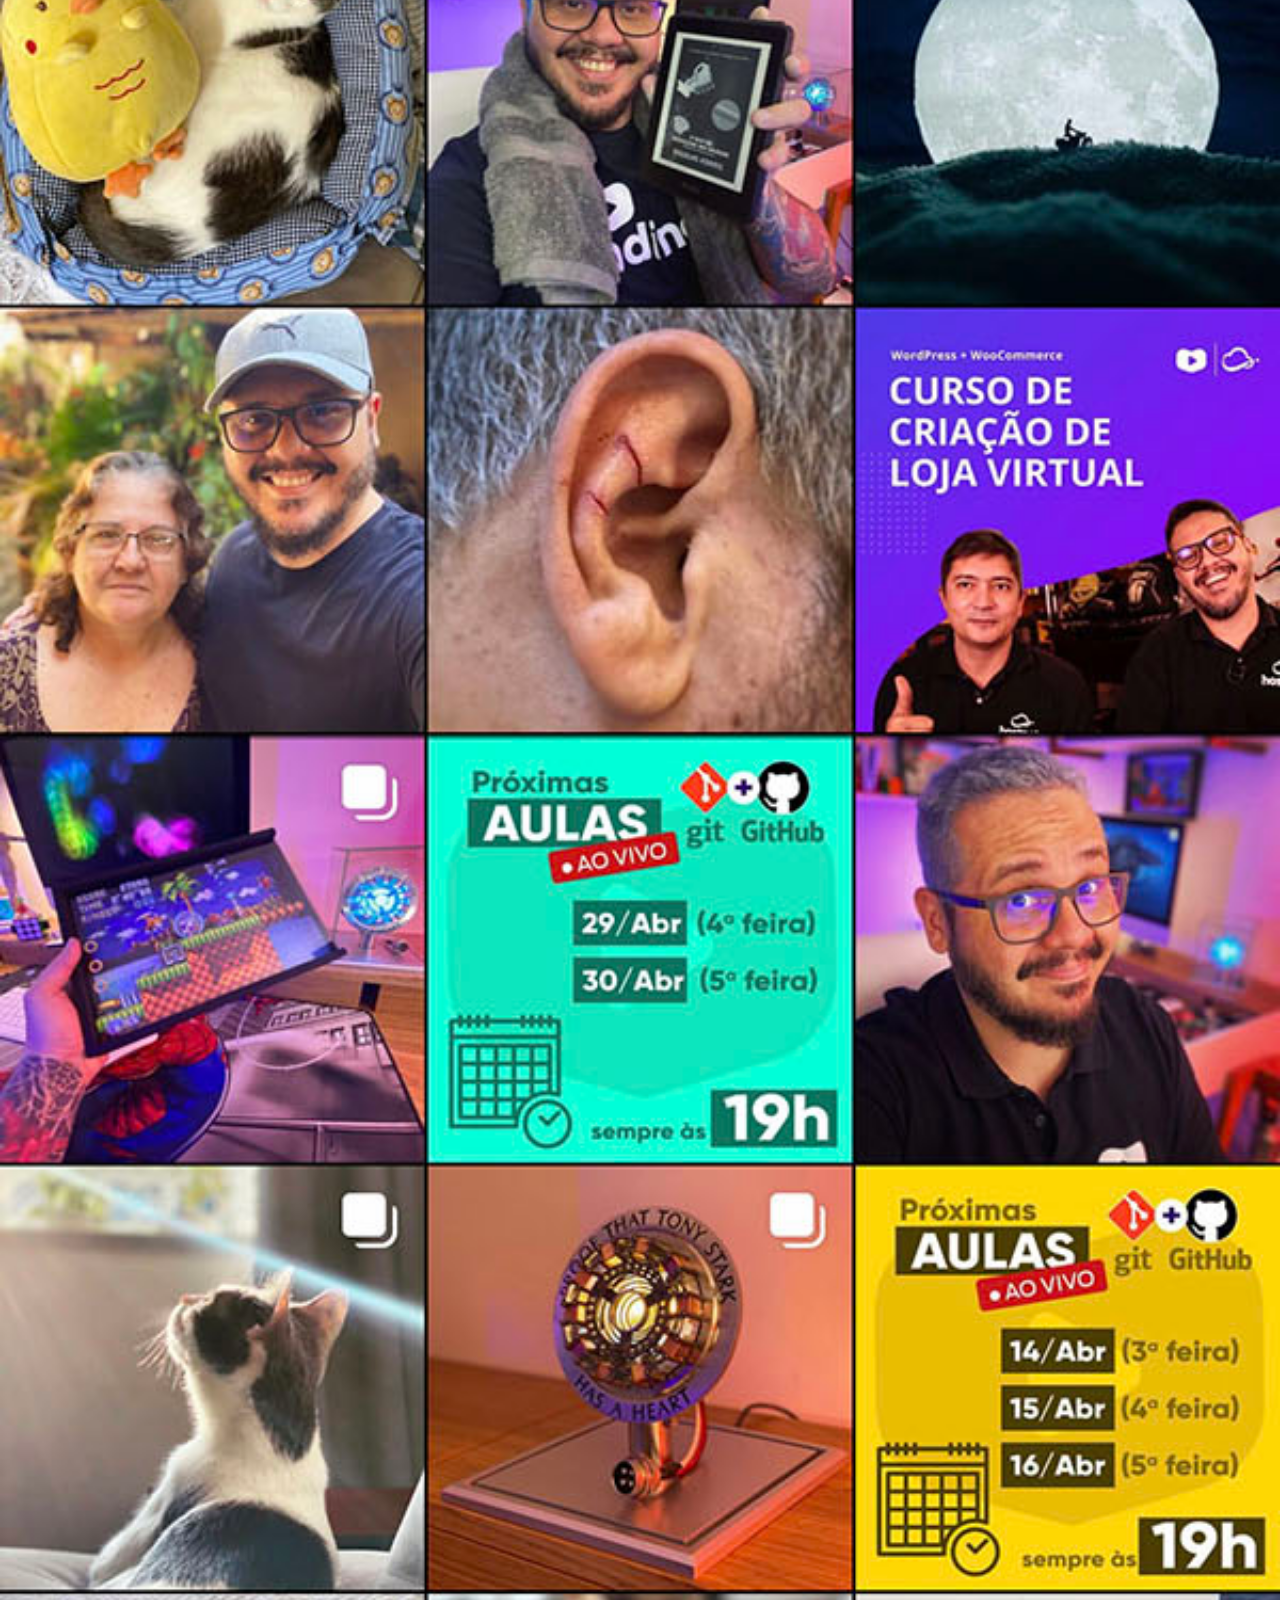
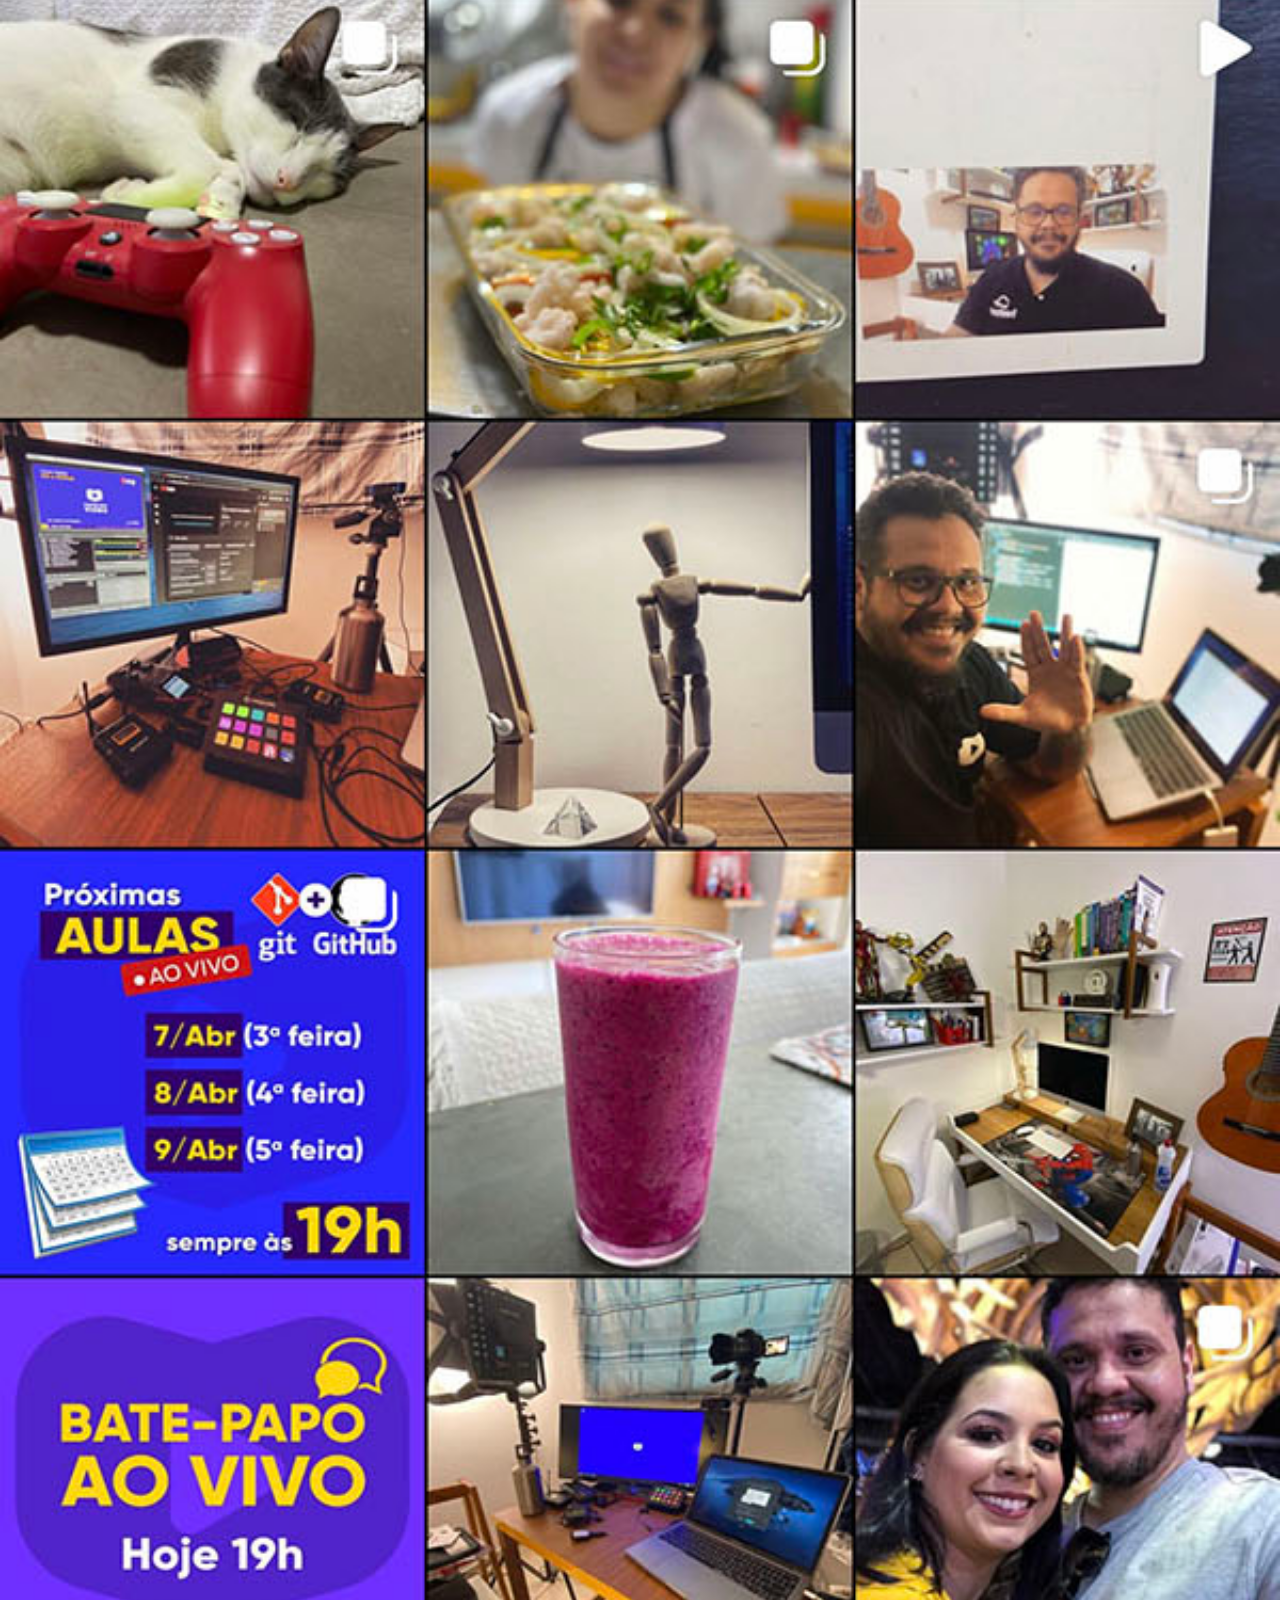
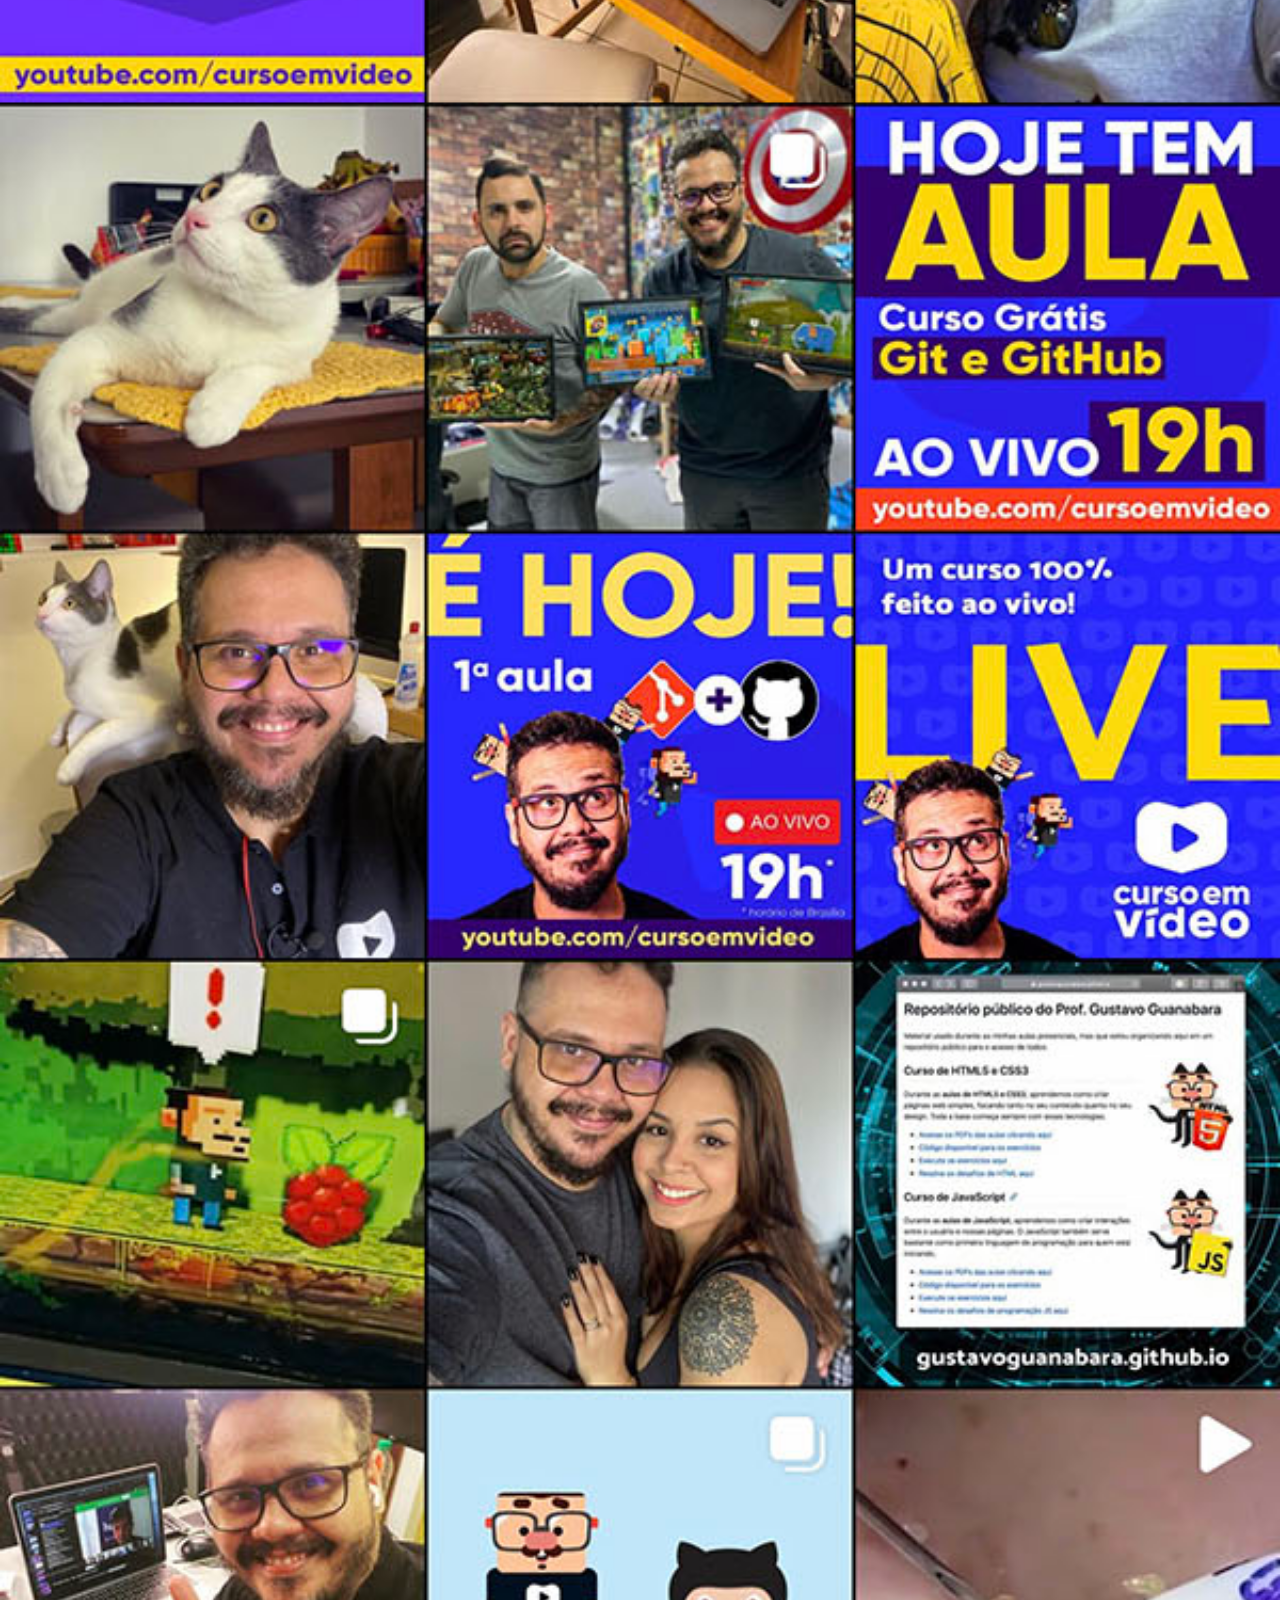
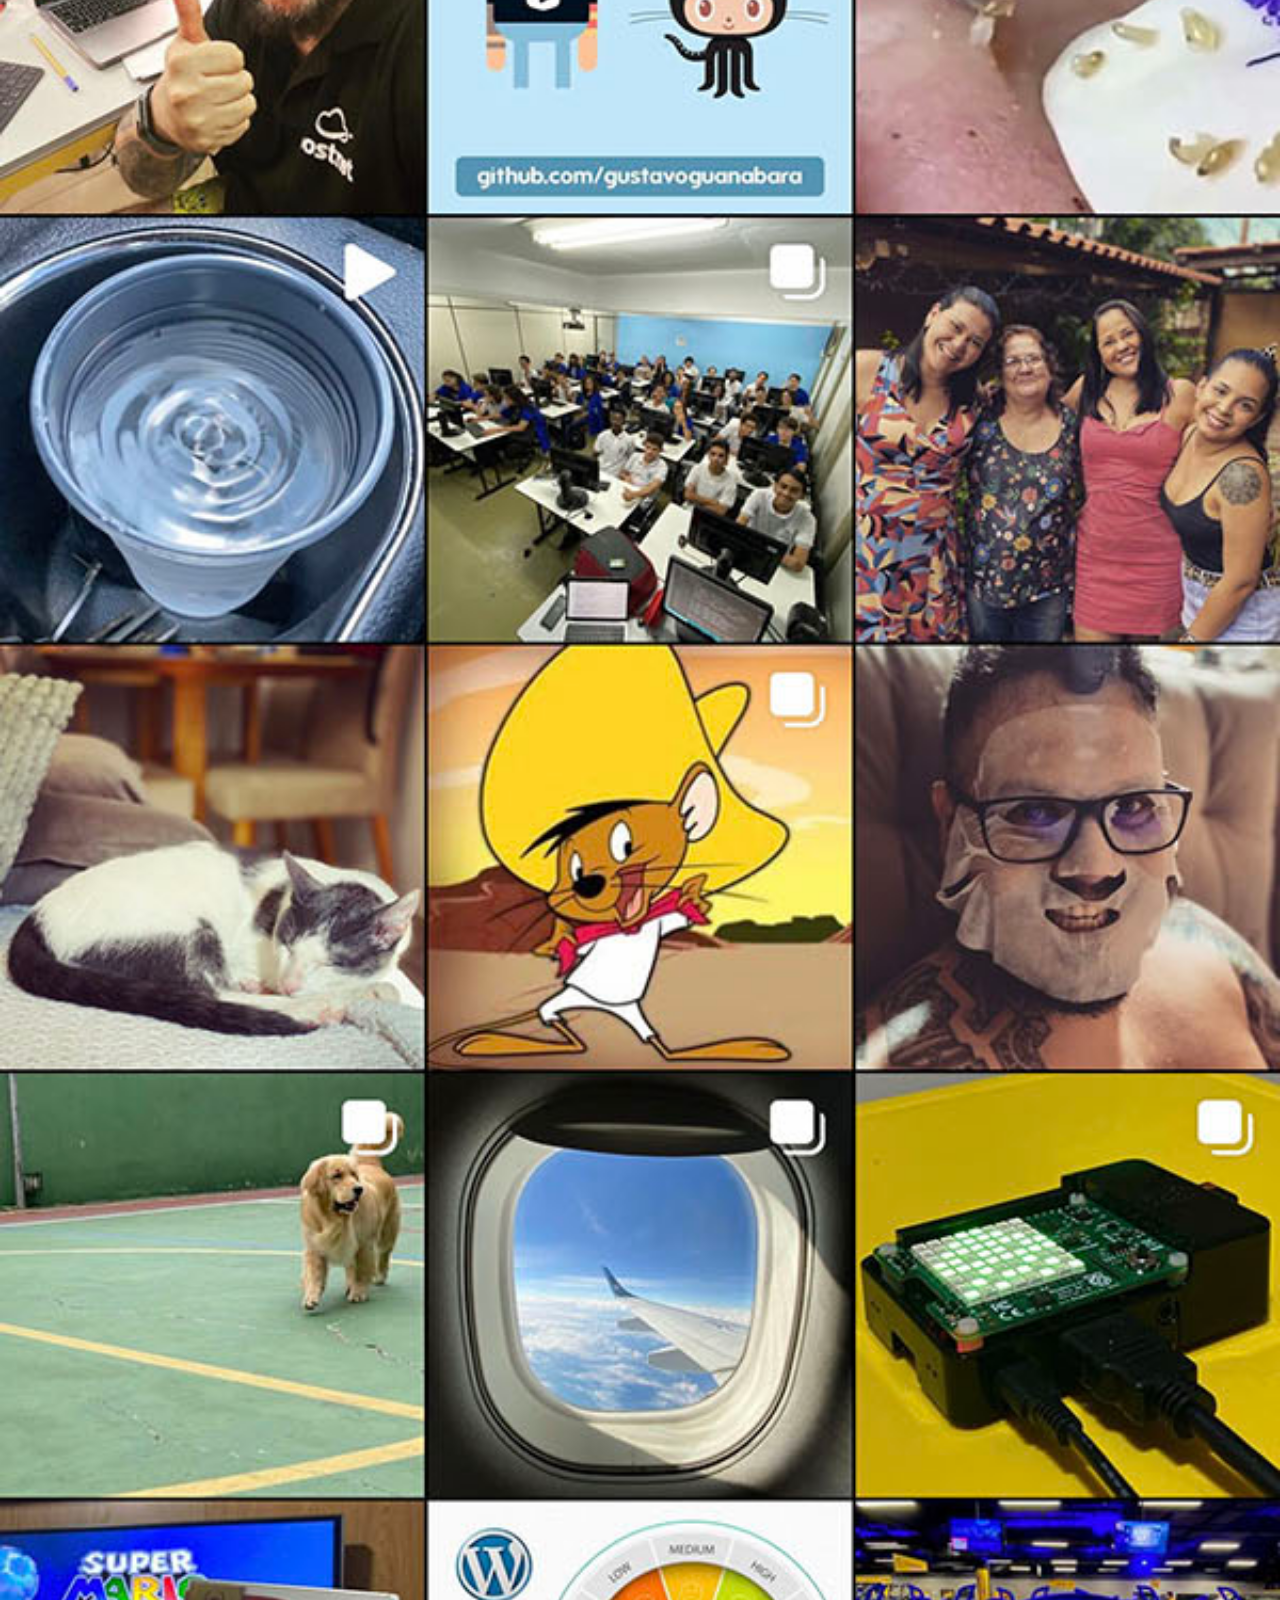
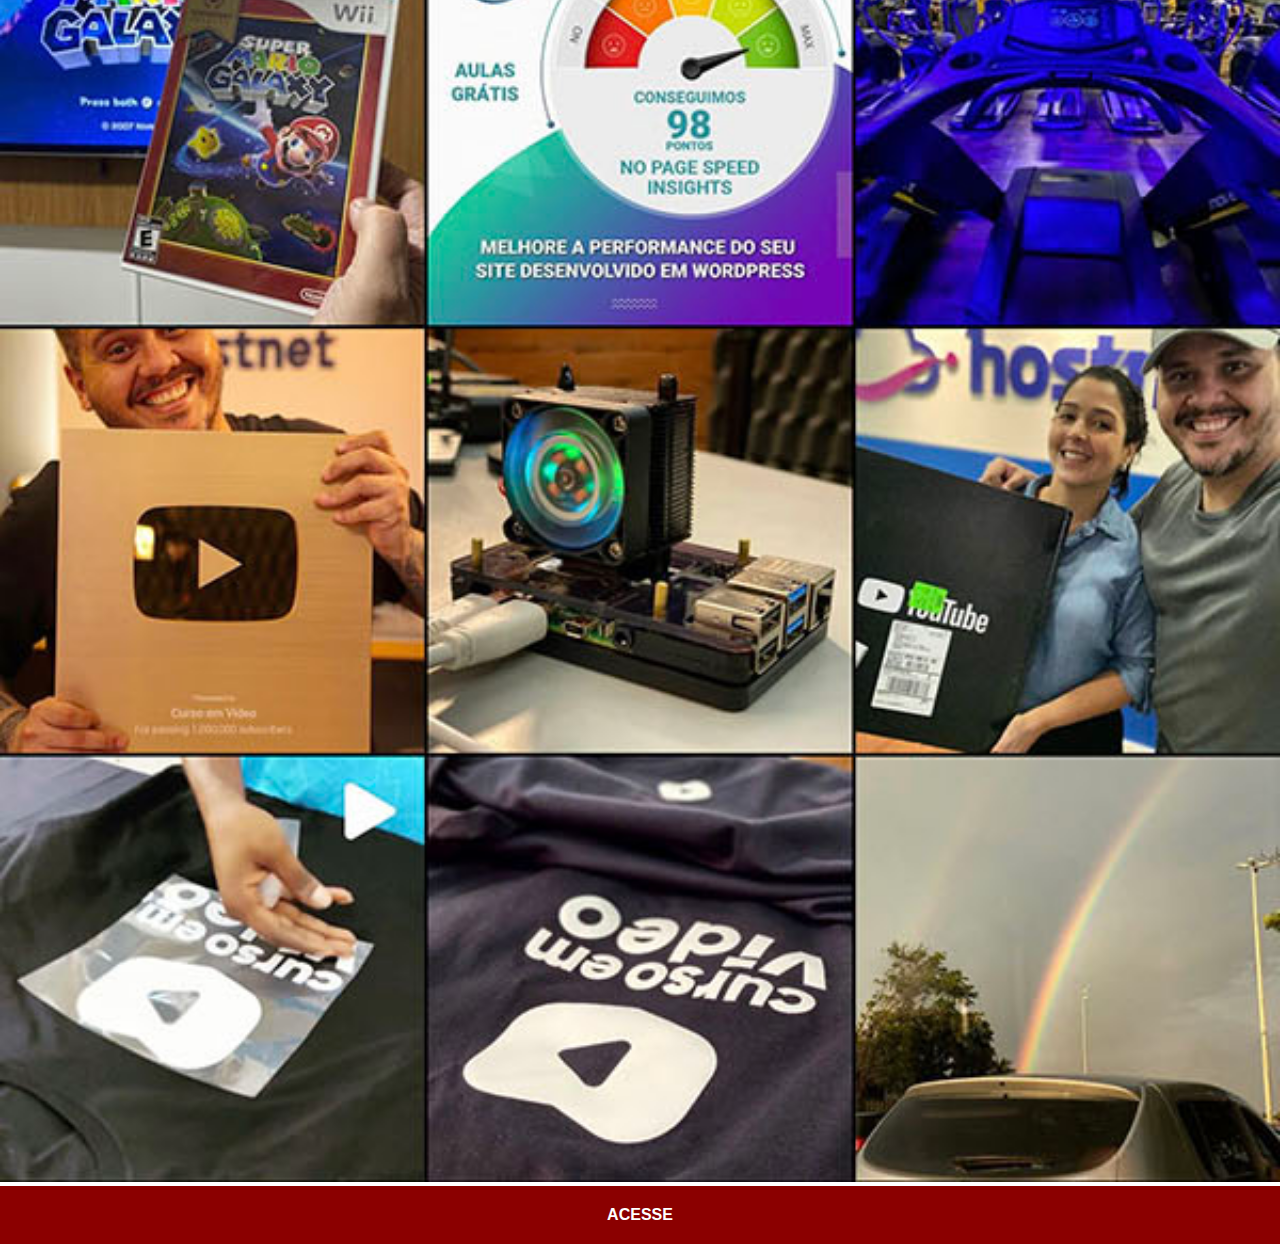
<file: instagram.html>
<!DOCTYPE html>
<html lang="pt-br">
<head>
    <meta charset="UTF-8">
    <meta name="viewport" content="width=device-width, initial-scale=1.0">
    <title>Instagram</title>
    <link rel="stylesheet" href="estilo/social.css">
</head>
<body>
<img src="imagens/tela-instagram.jpg" alt="Instagram">
<a href="https://www.instagram.com/gustavoguanabara/#" target="_blank">ACESSE</a>
</body>
</html>
</file>
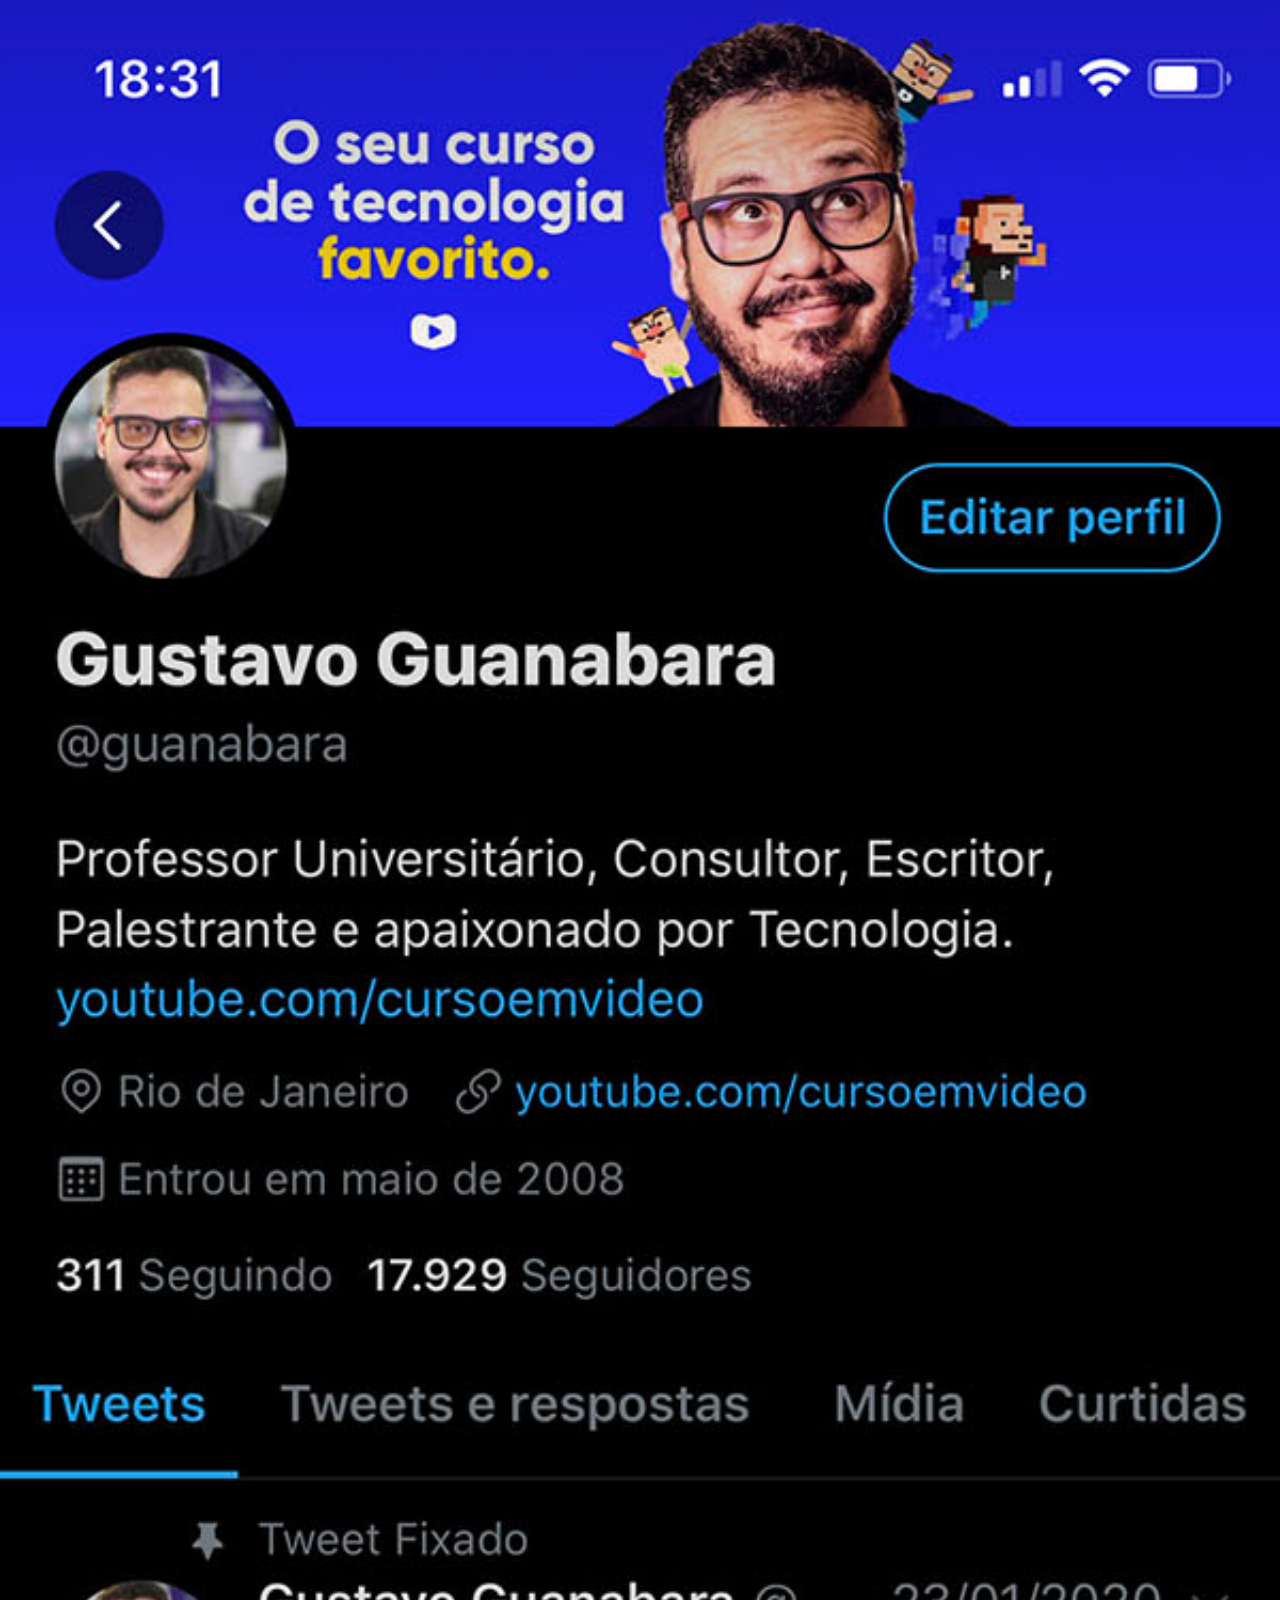
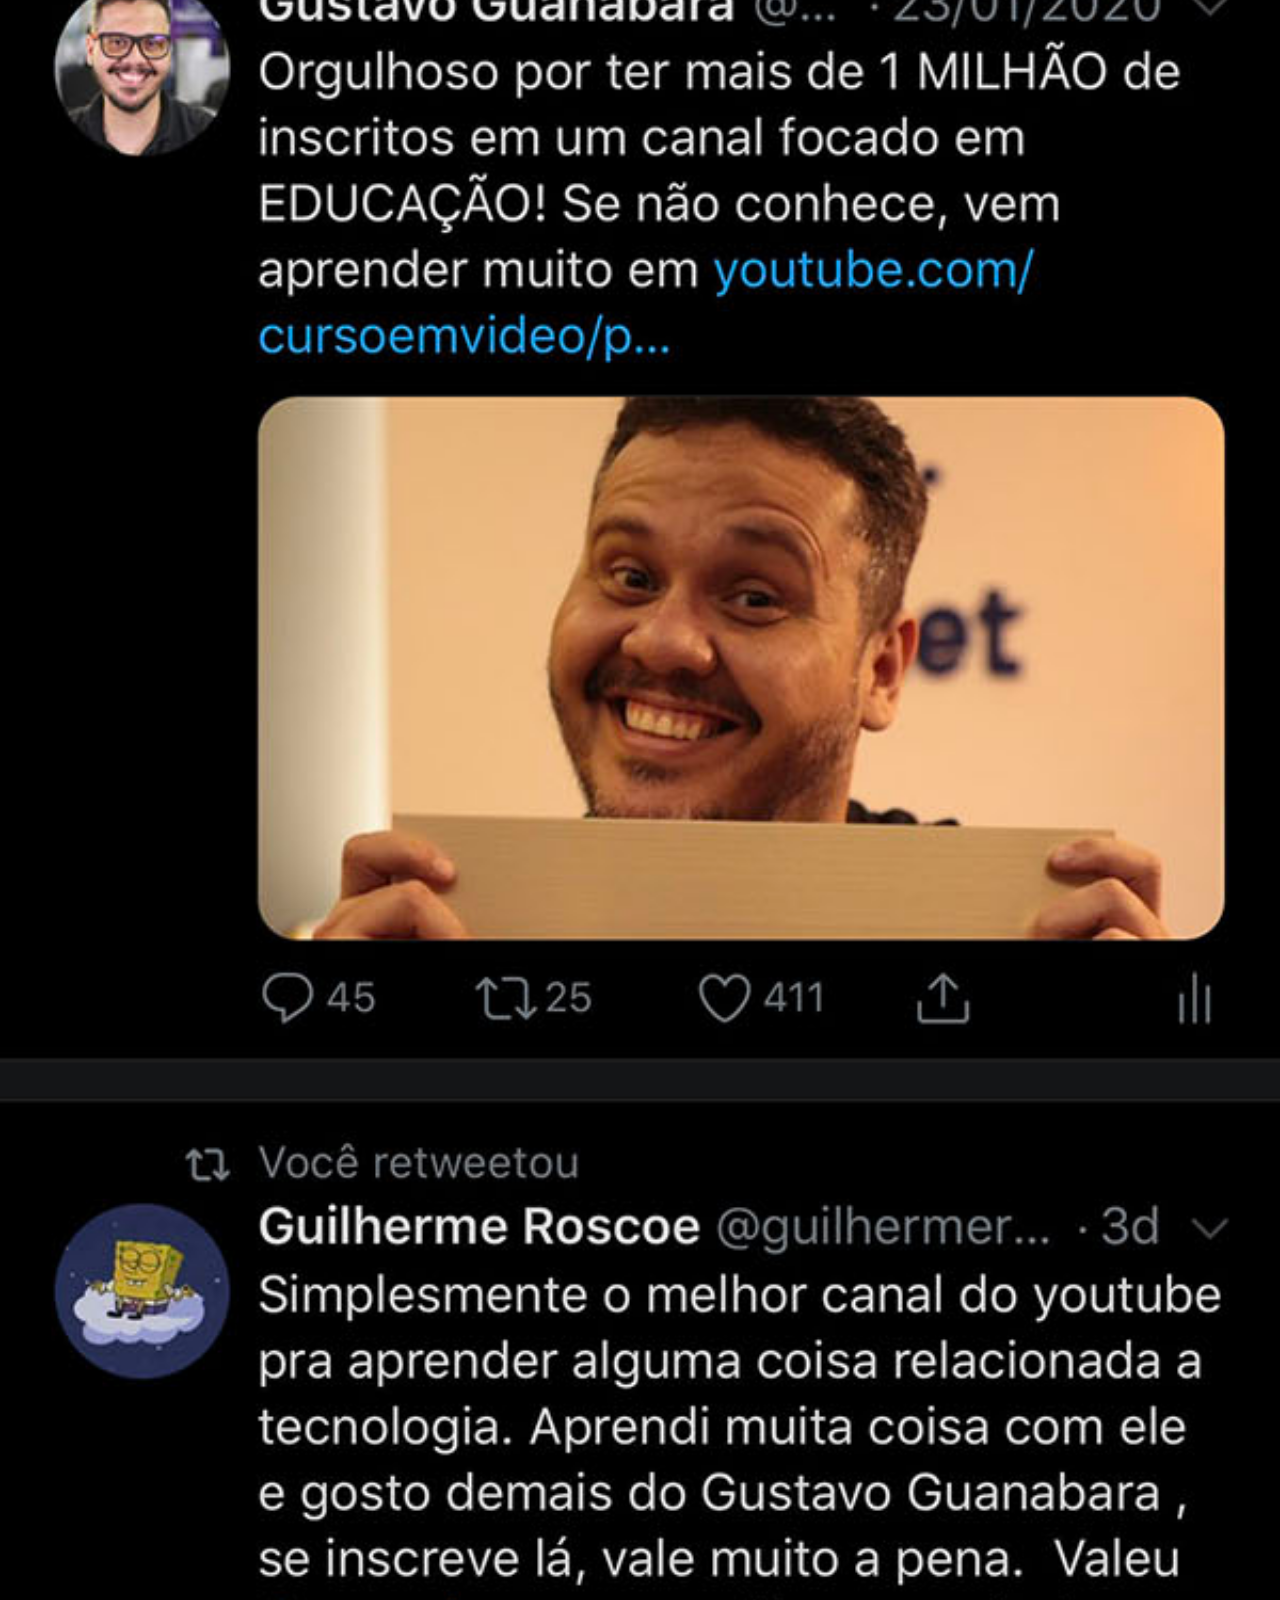
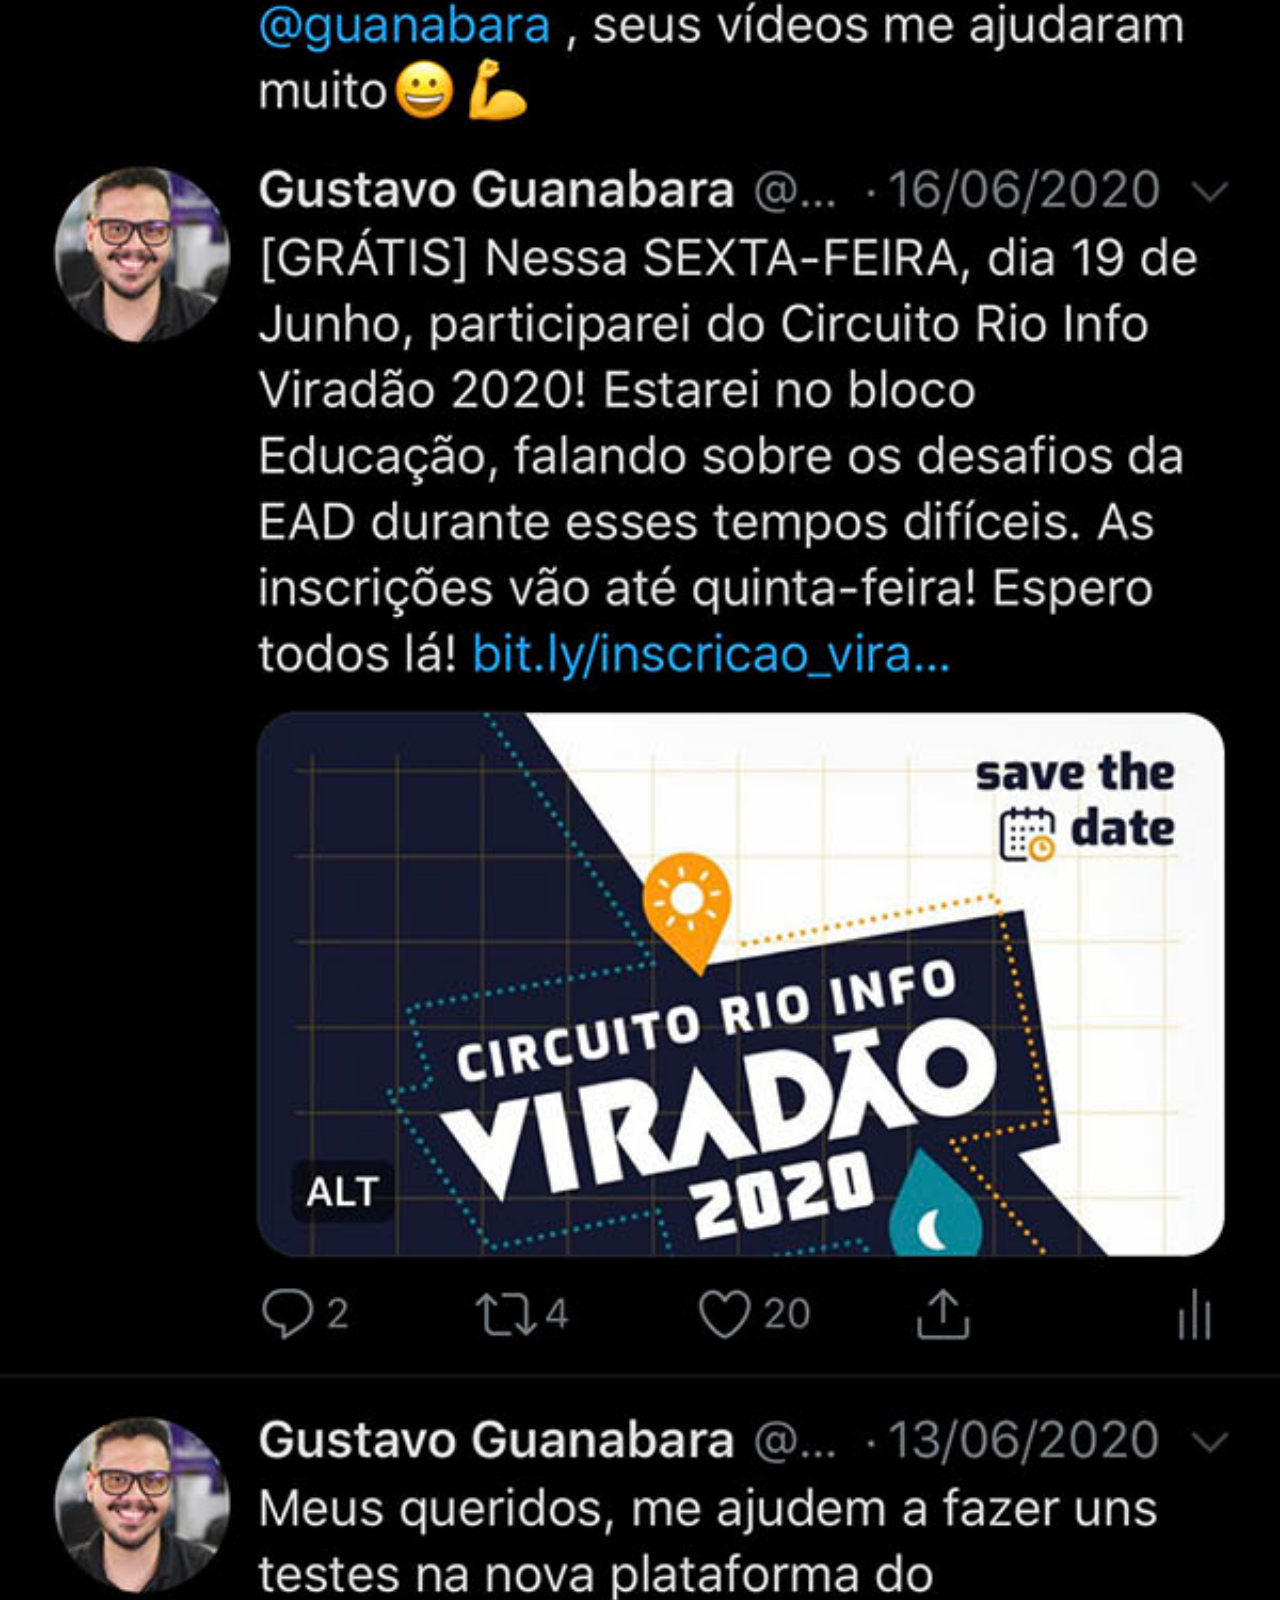
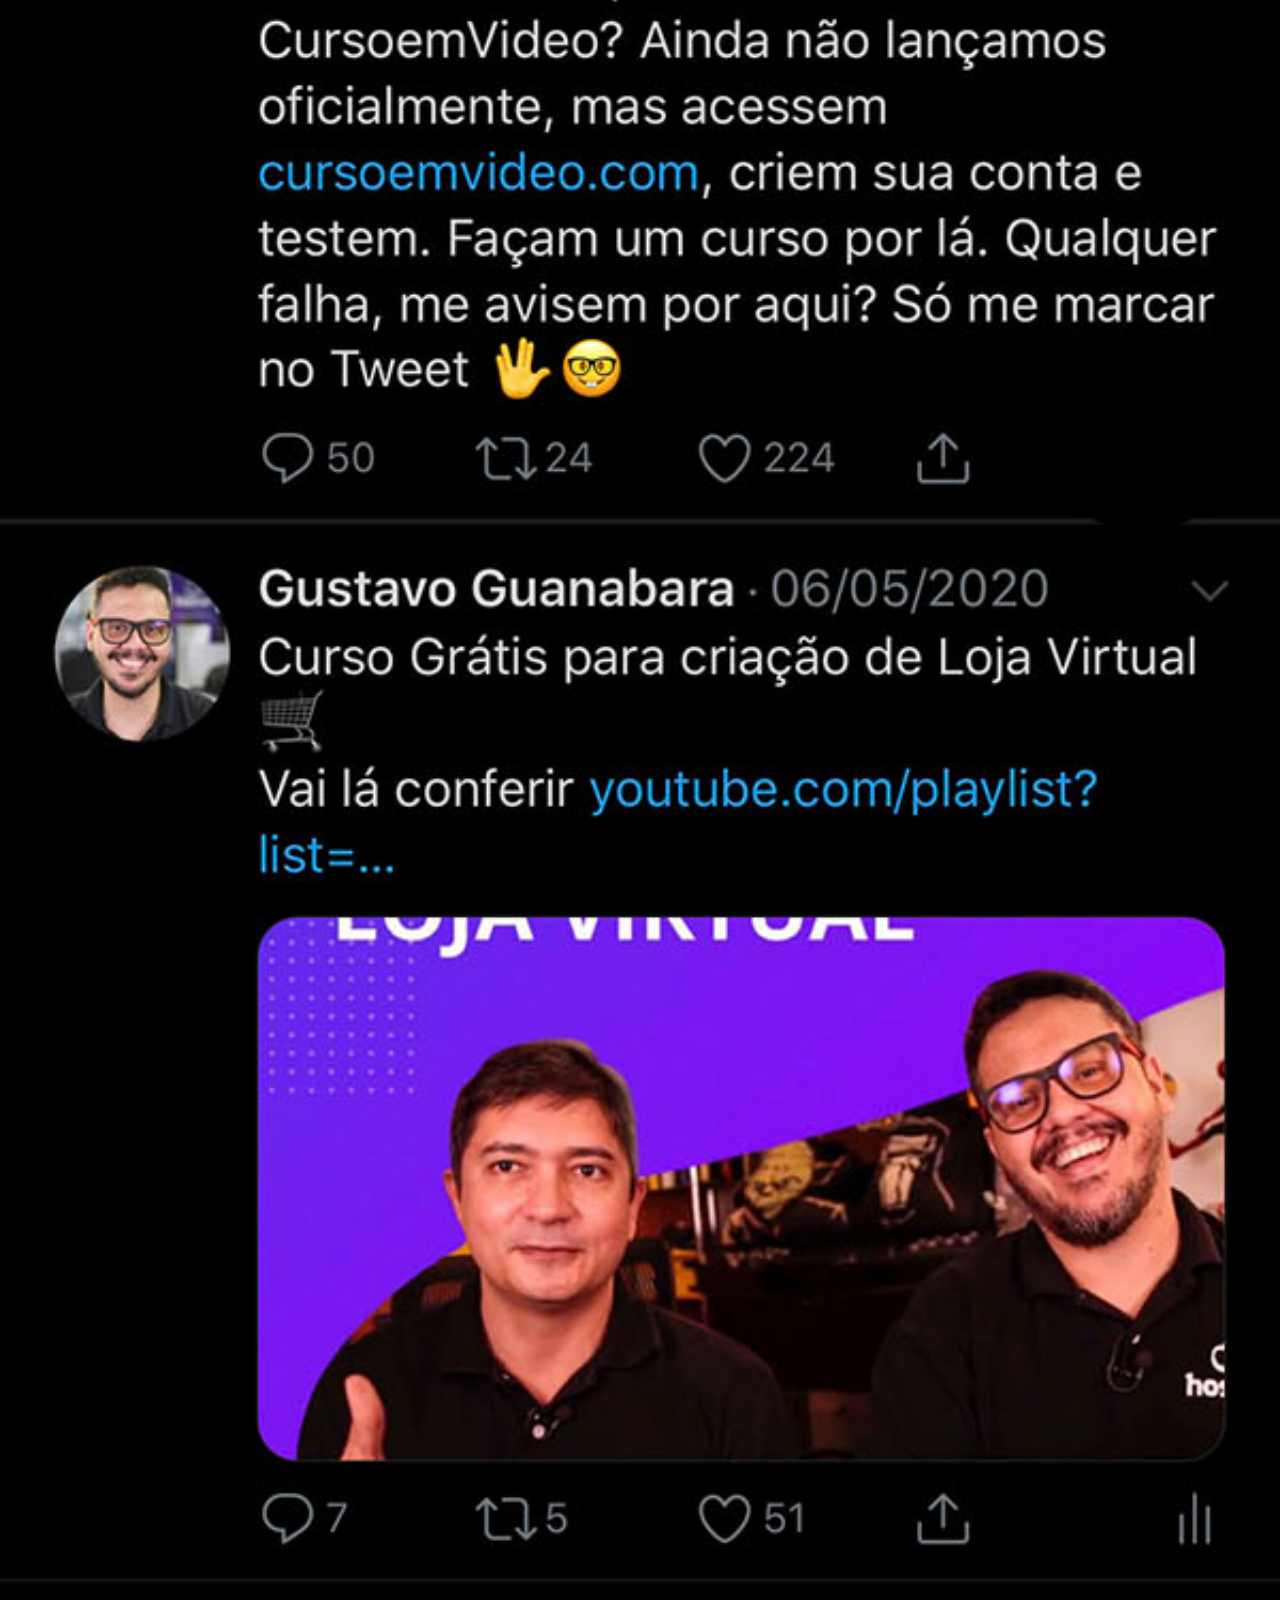
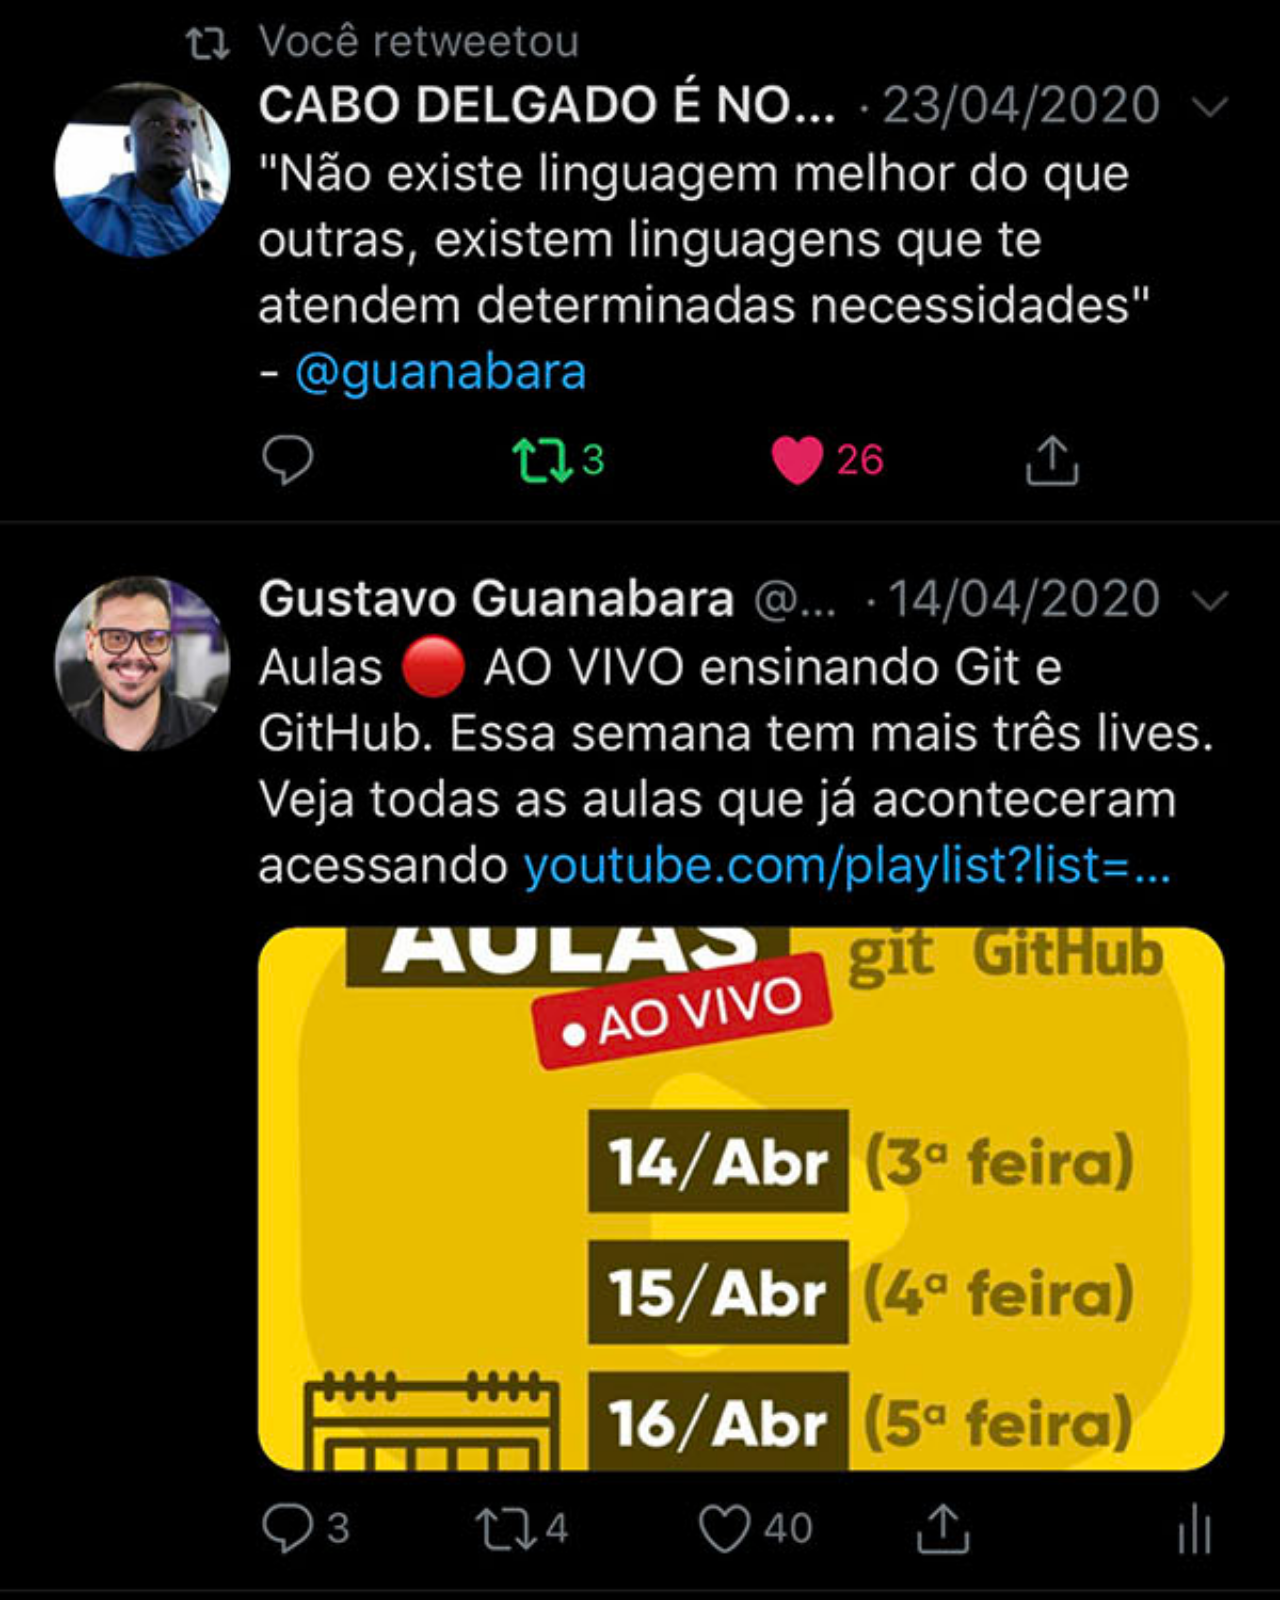
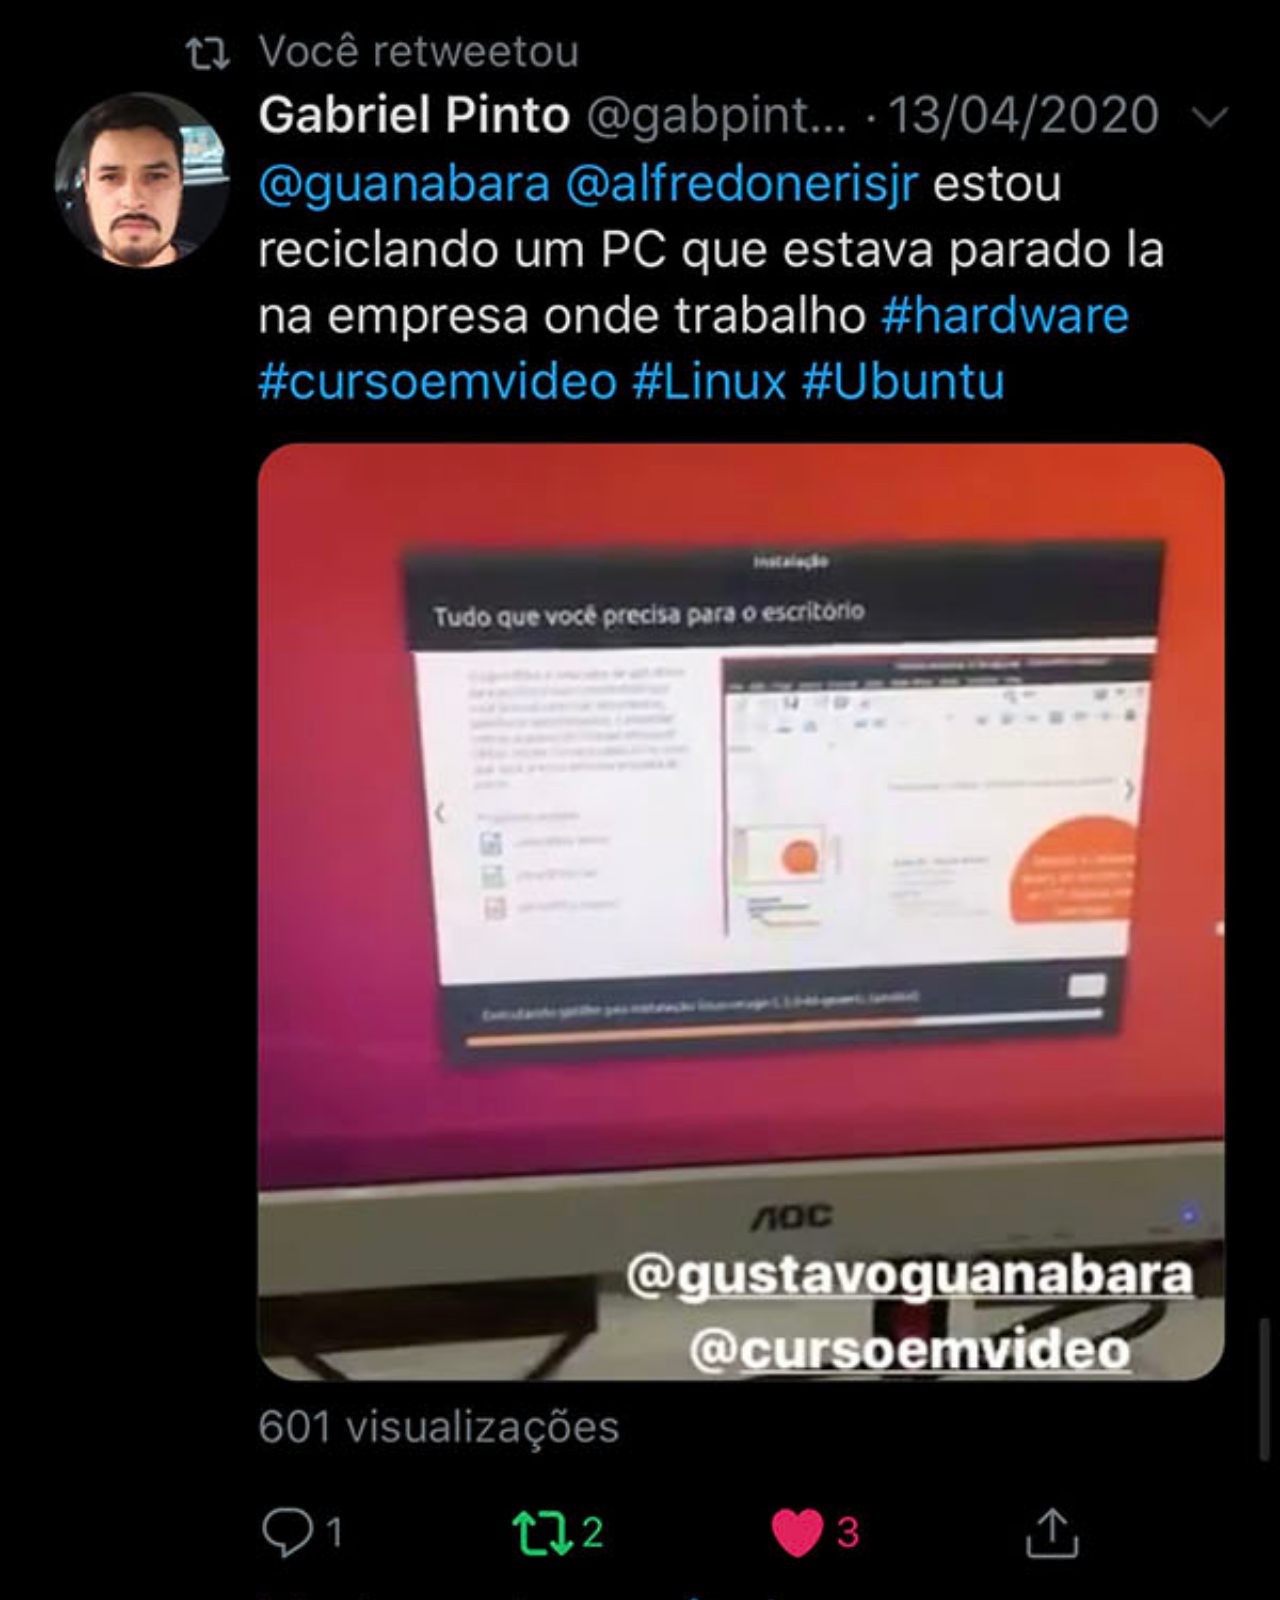
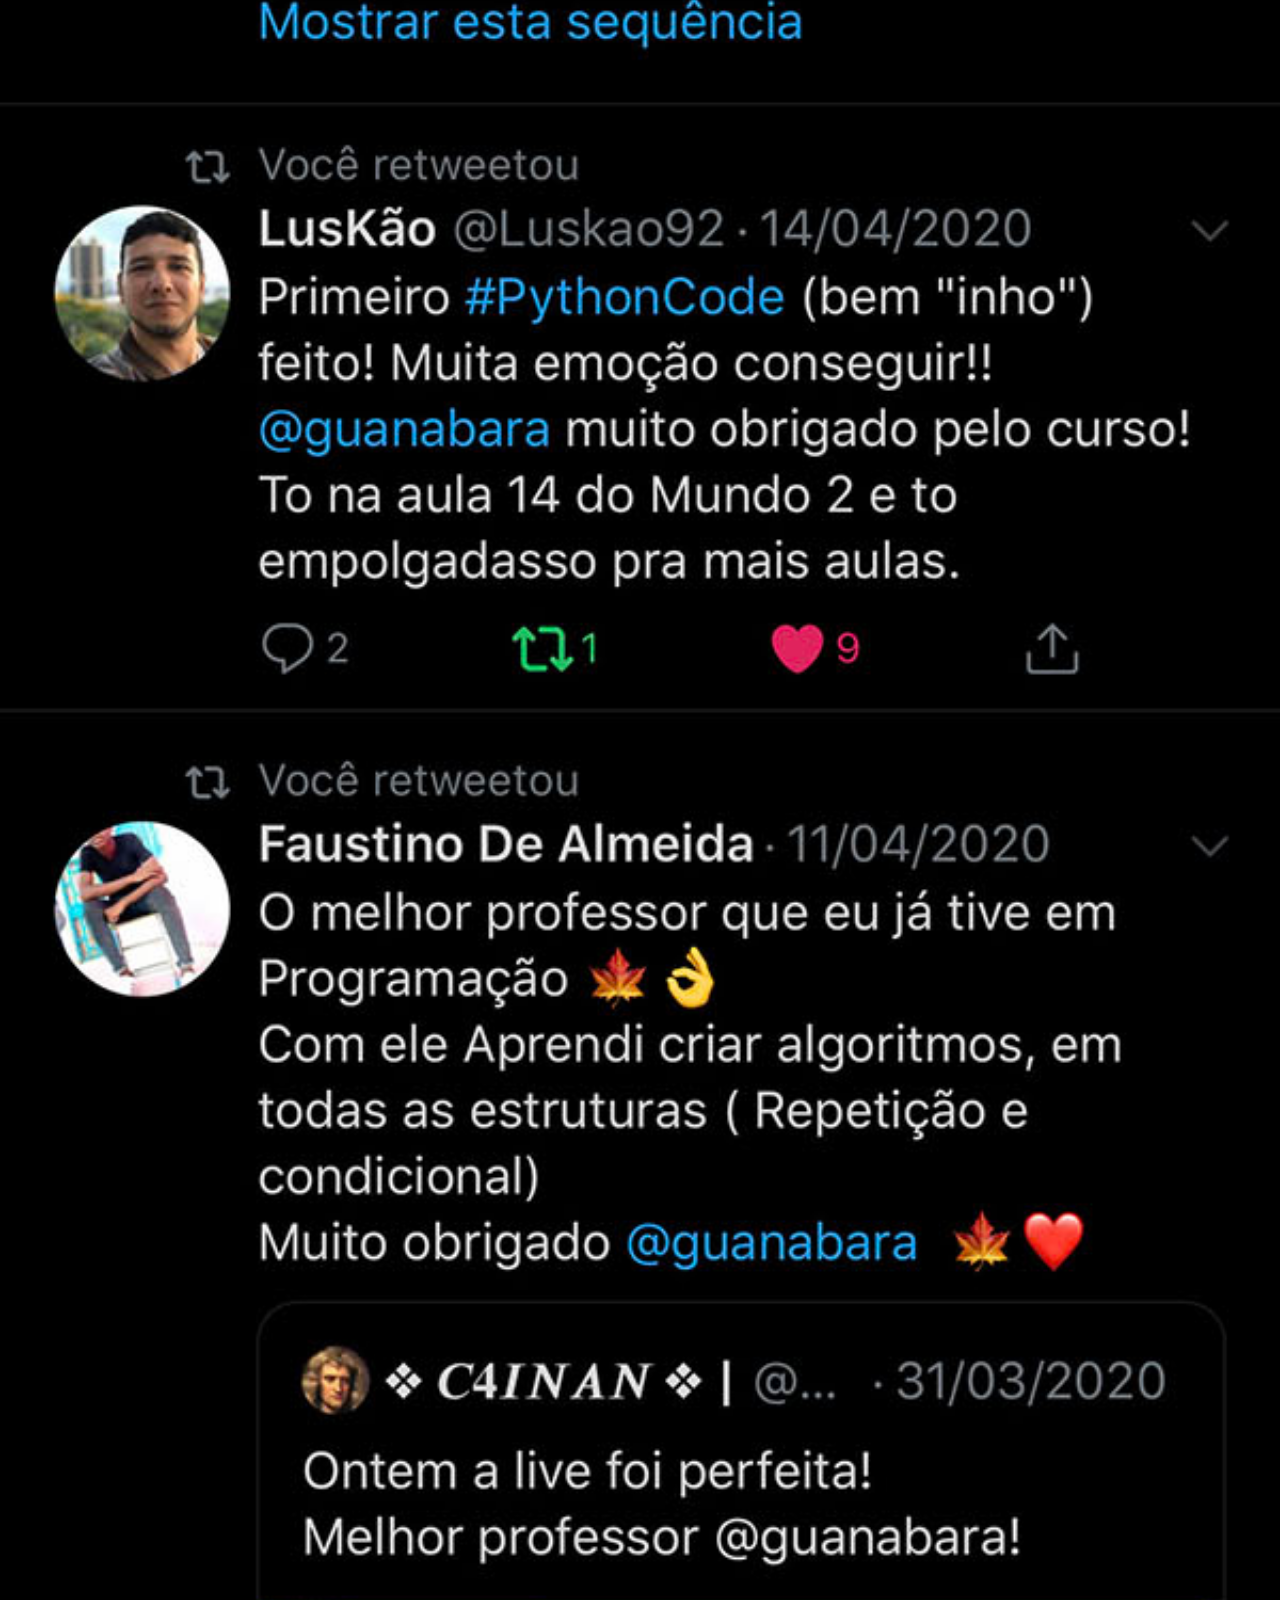
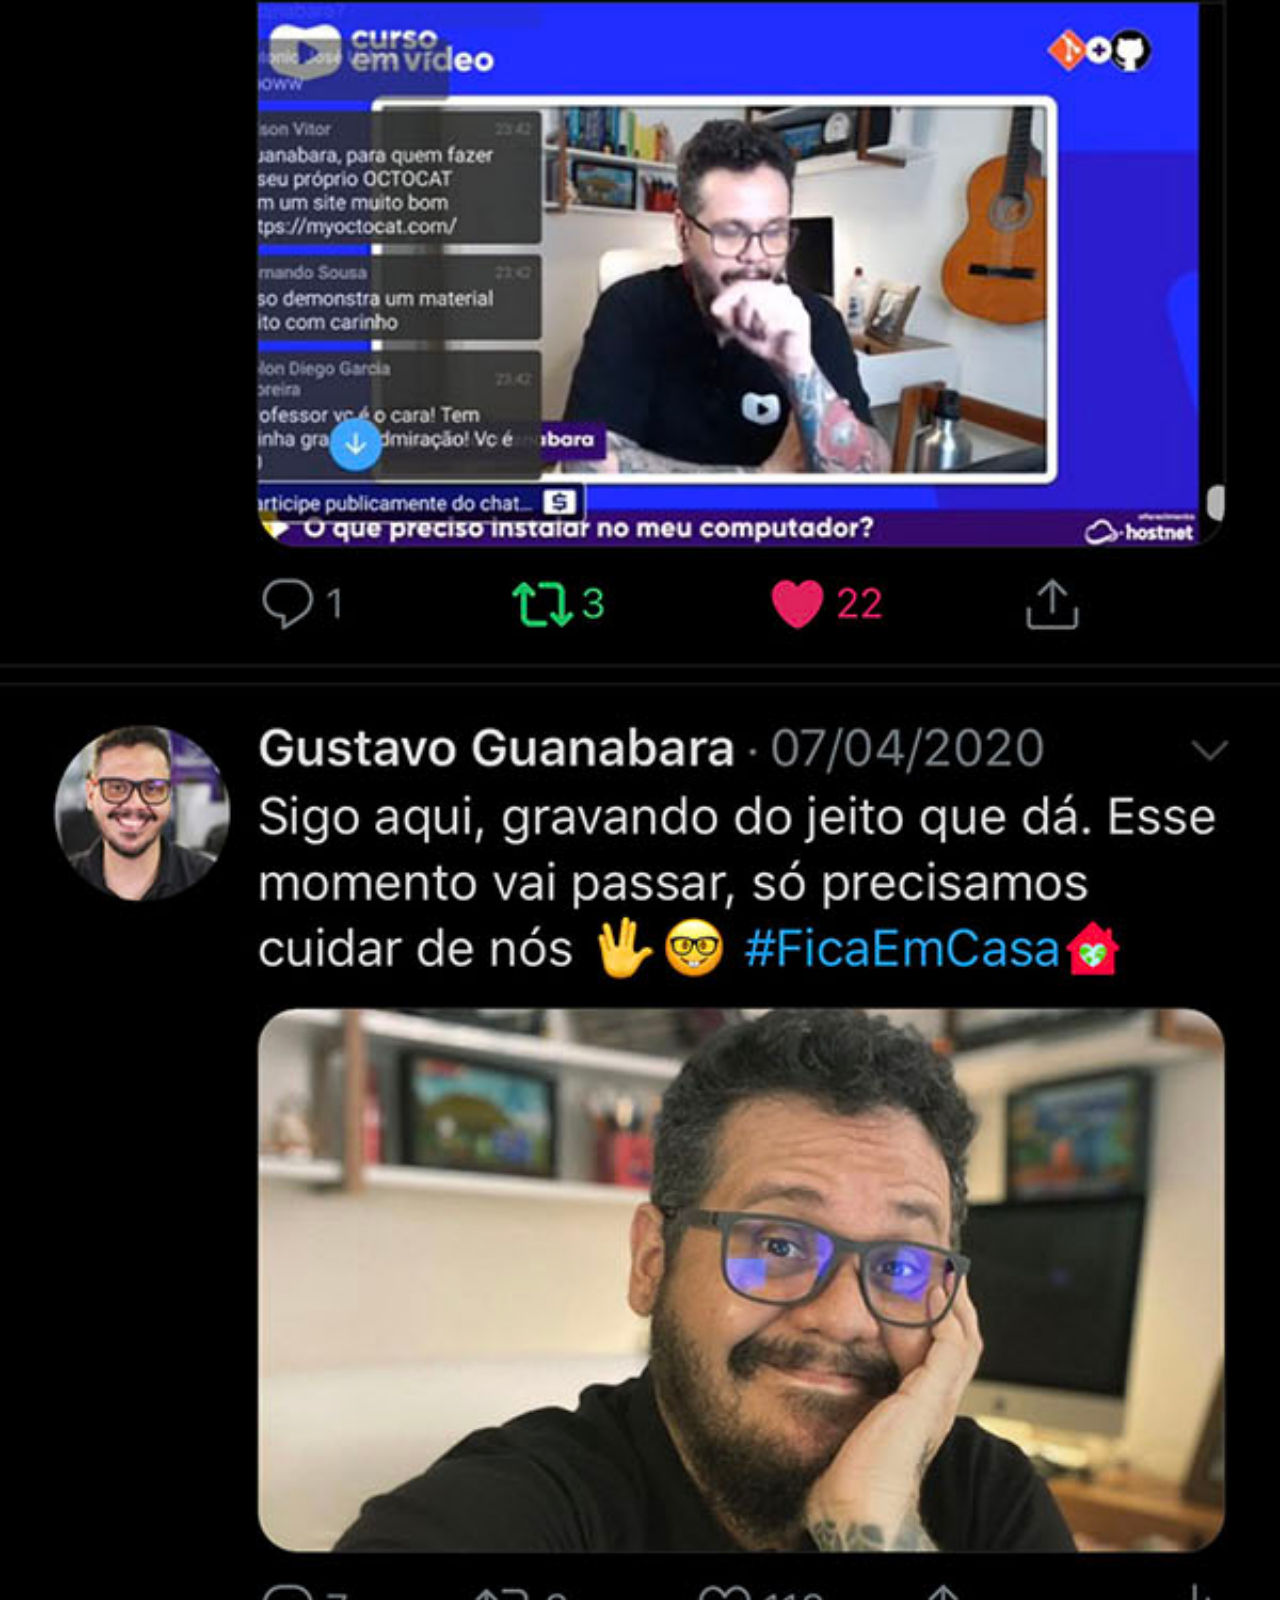
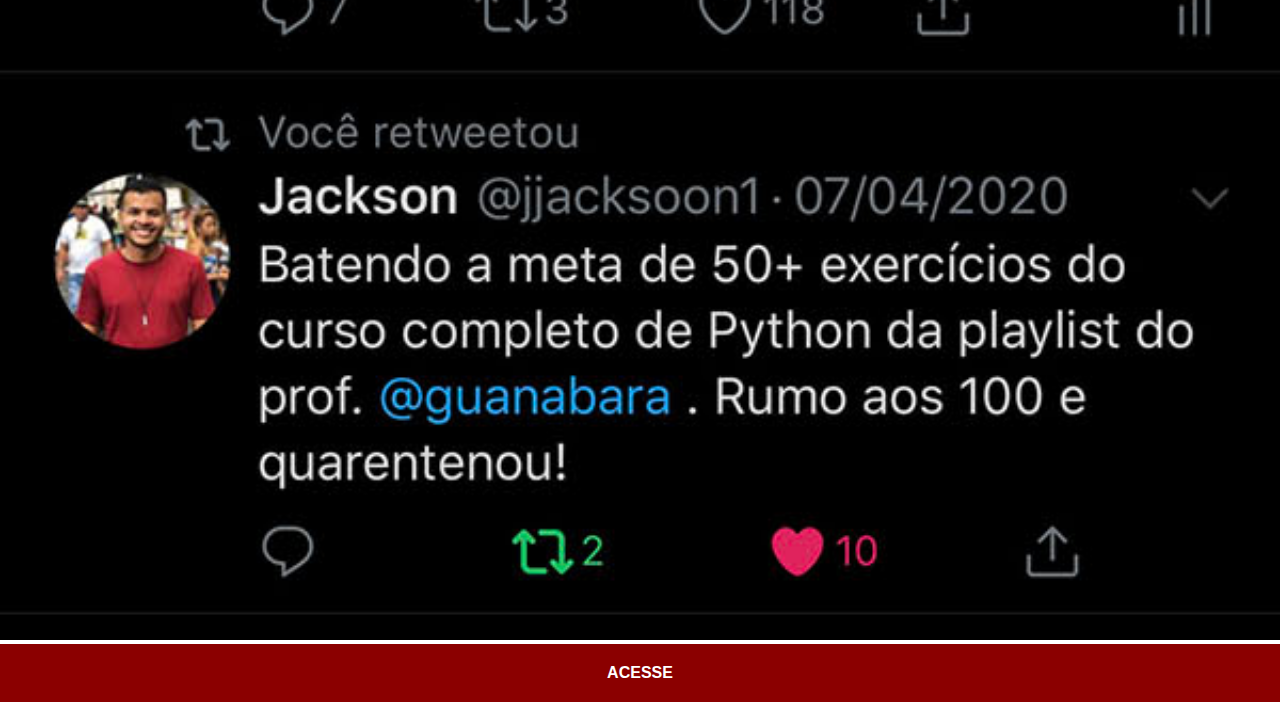
<file: Twitter.html>
<!DOCTYPE html>
<html lang="pt-br">
<head>
    <meta charset="UTF-8">
    <meta name="viewport" content="width=device-width, initial-scale=1.0">
    <title>Twitter</title>
    <link rel="stylesheet" href="estilo/social.css">
</head>
<body>
    <img src="imagens/tela-twitter.jpg" alt="Twitter">
    <a href="https://x.com/guanabara" target="_blank">ACESSE</a>
</body>
</html>
</file>
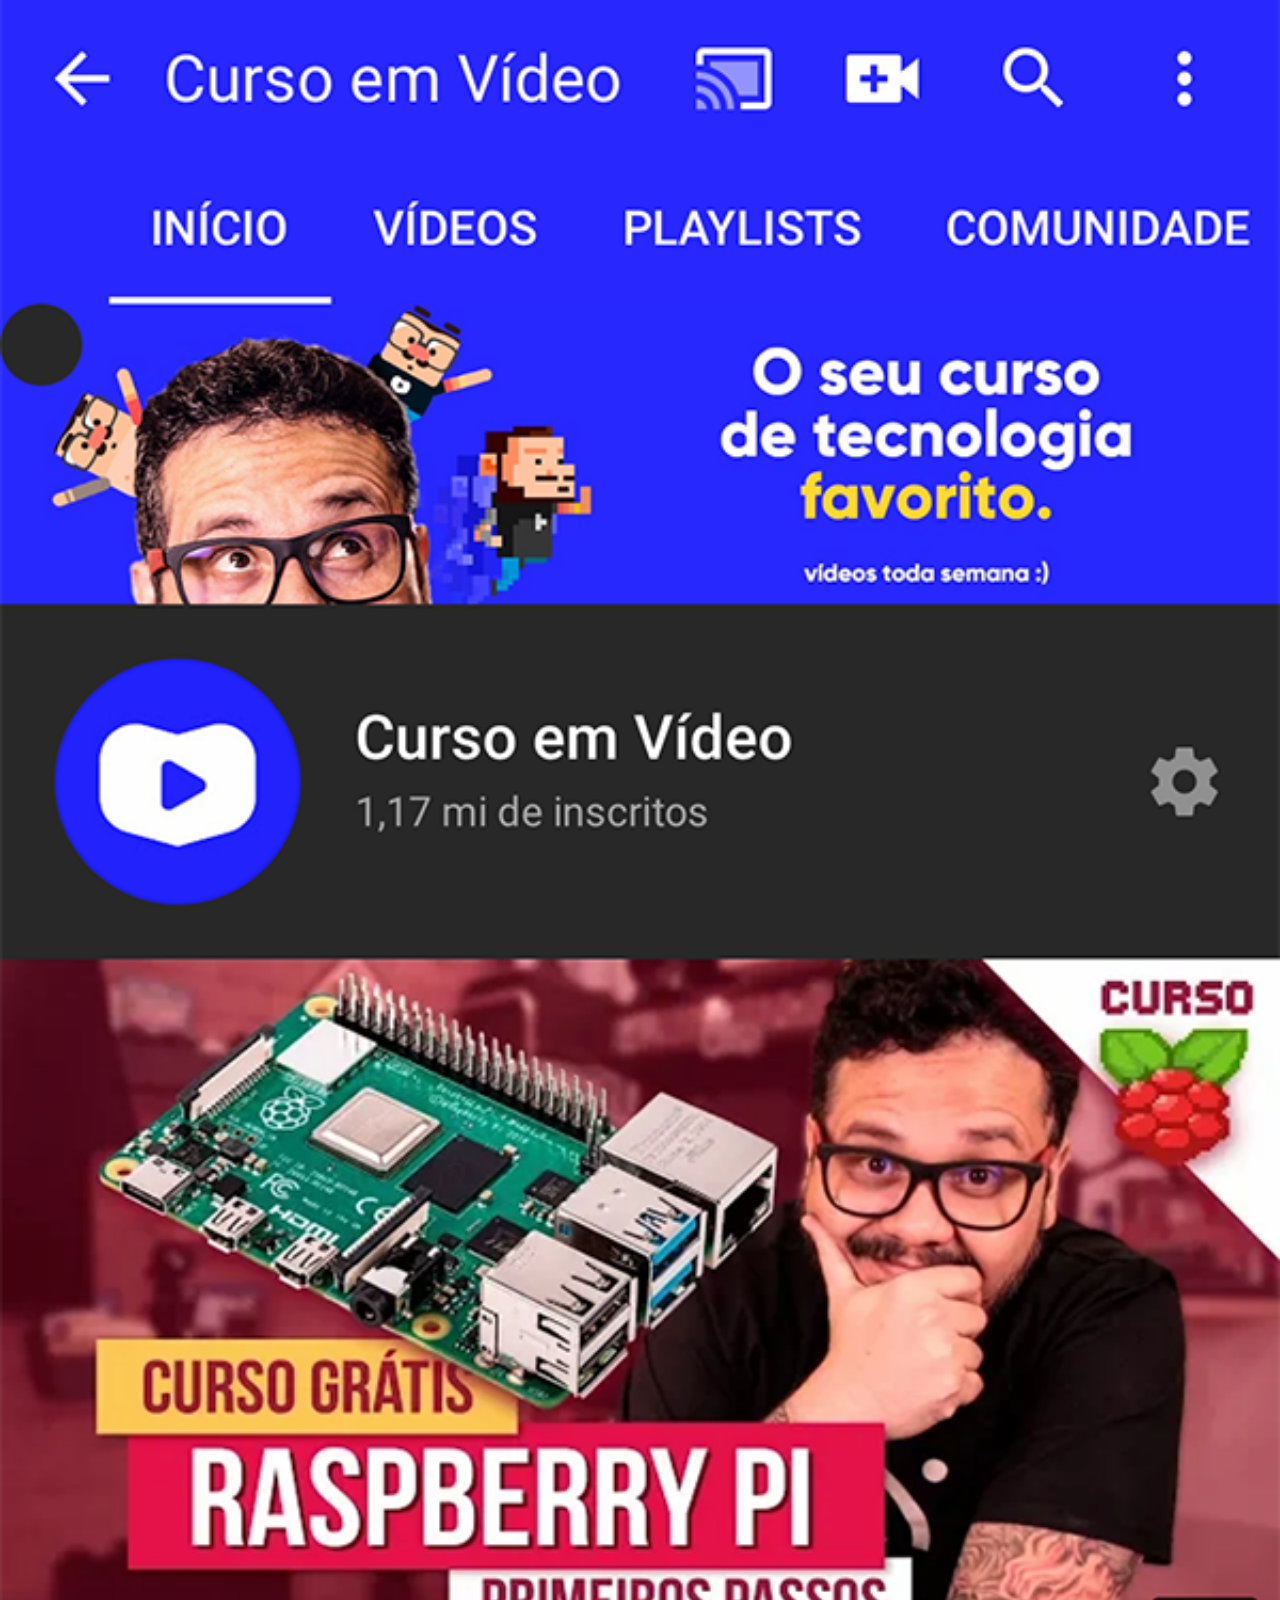
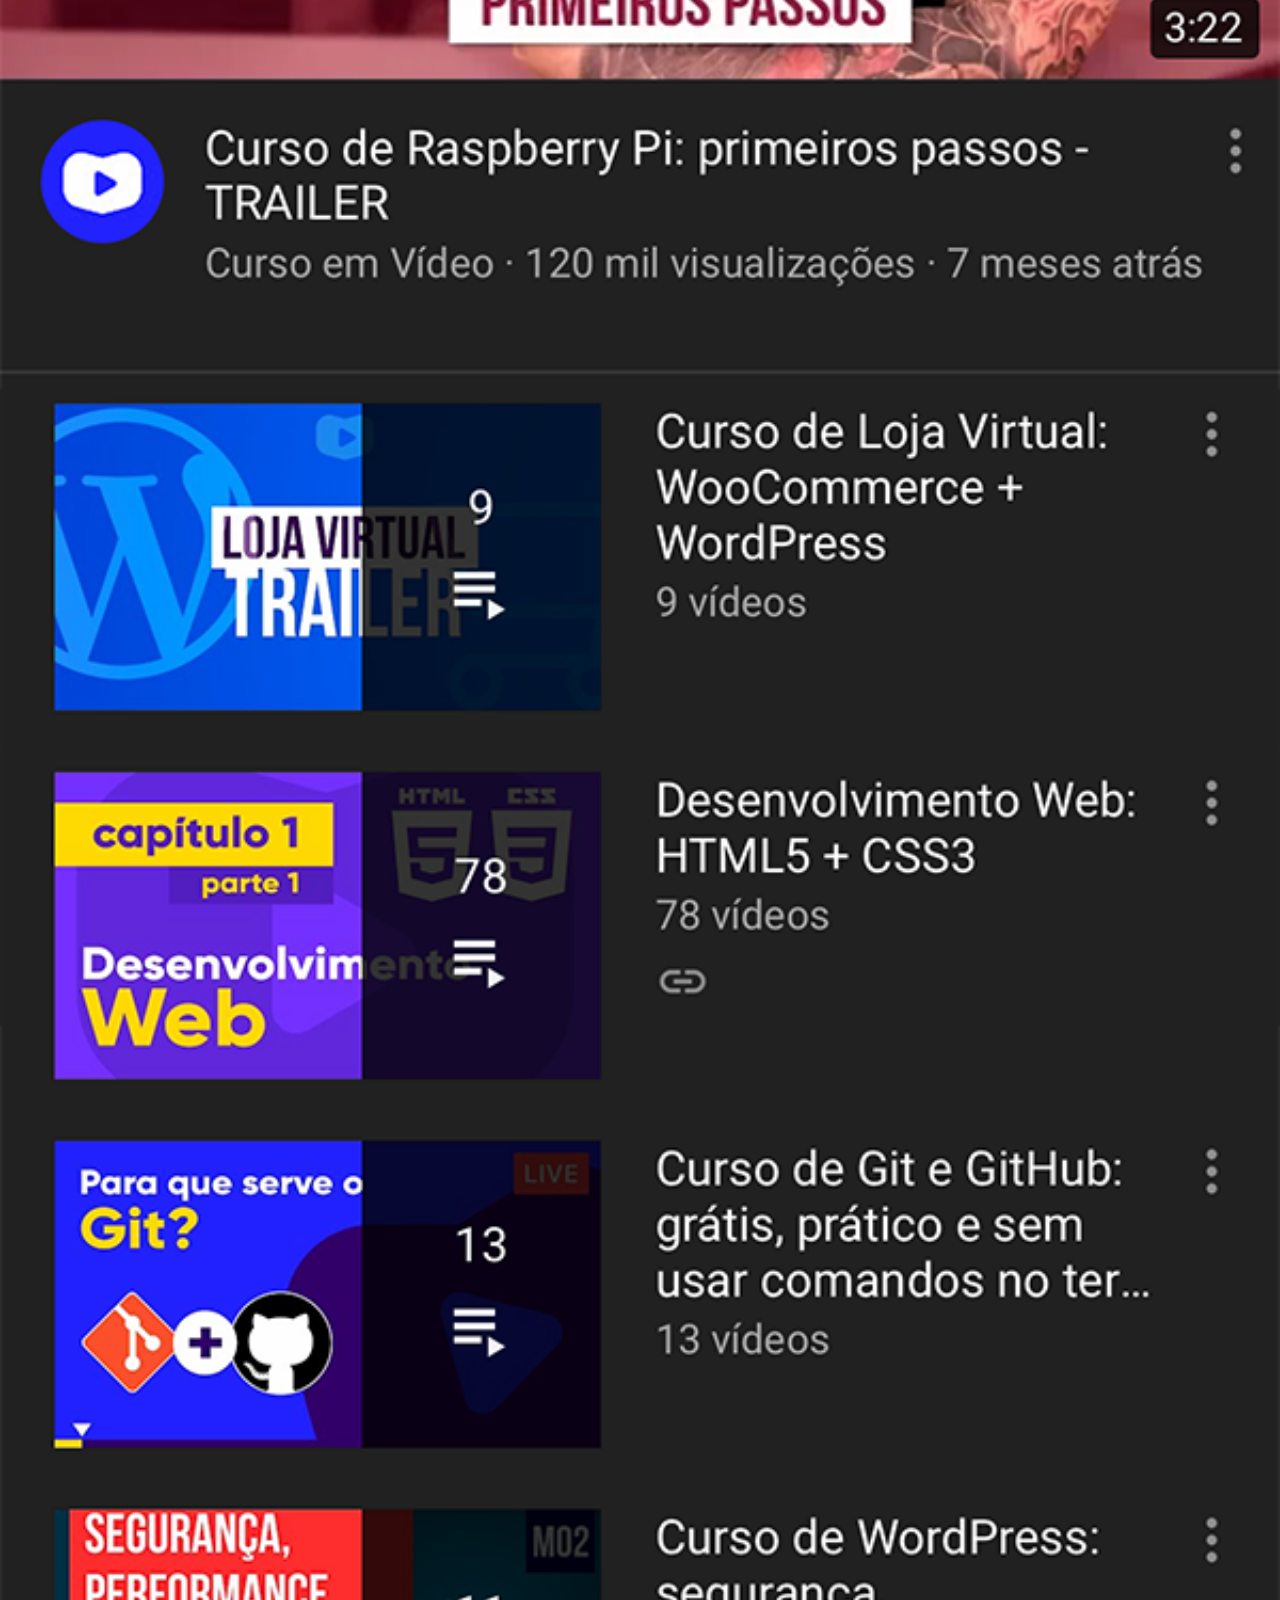
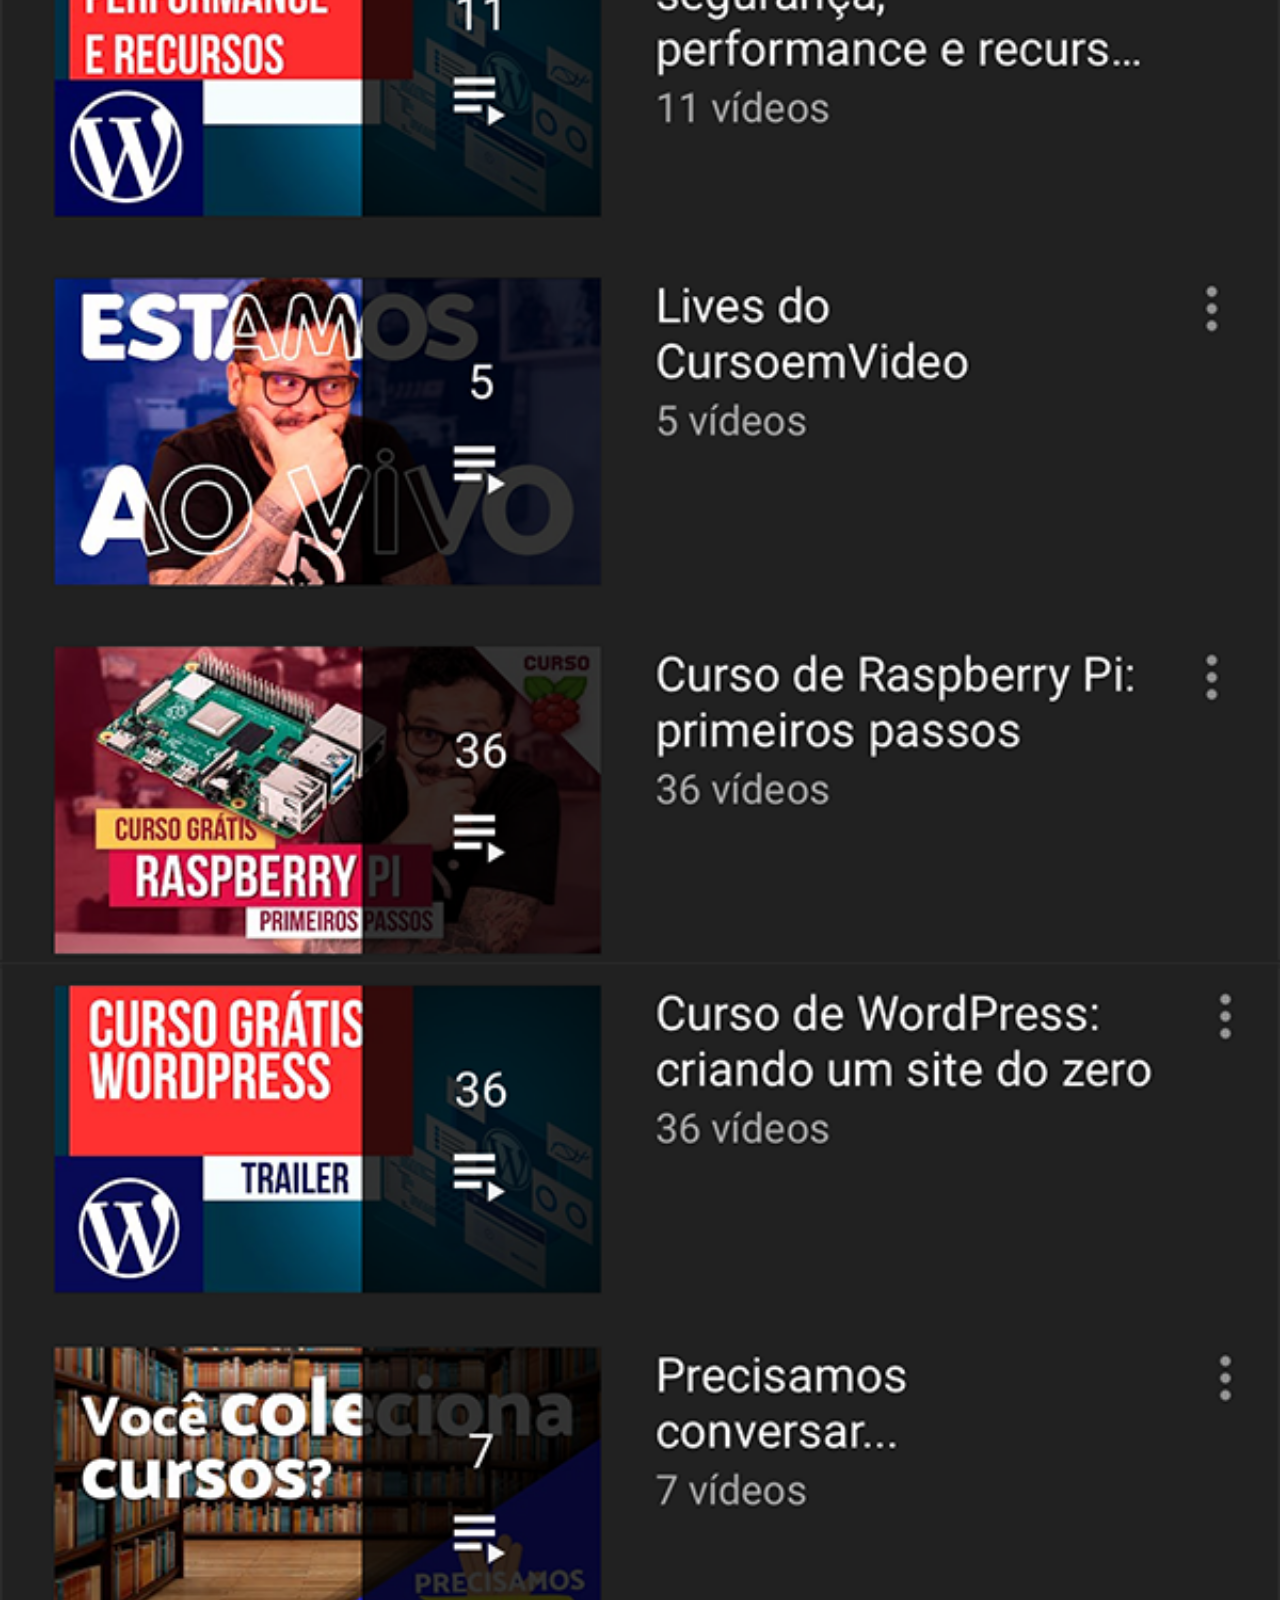
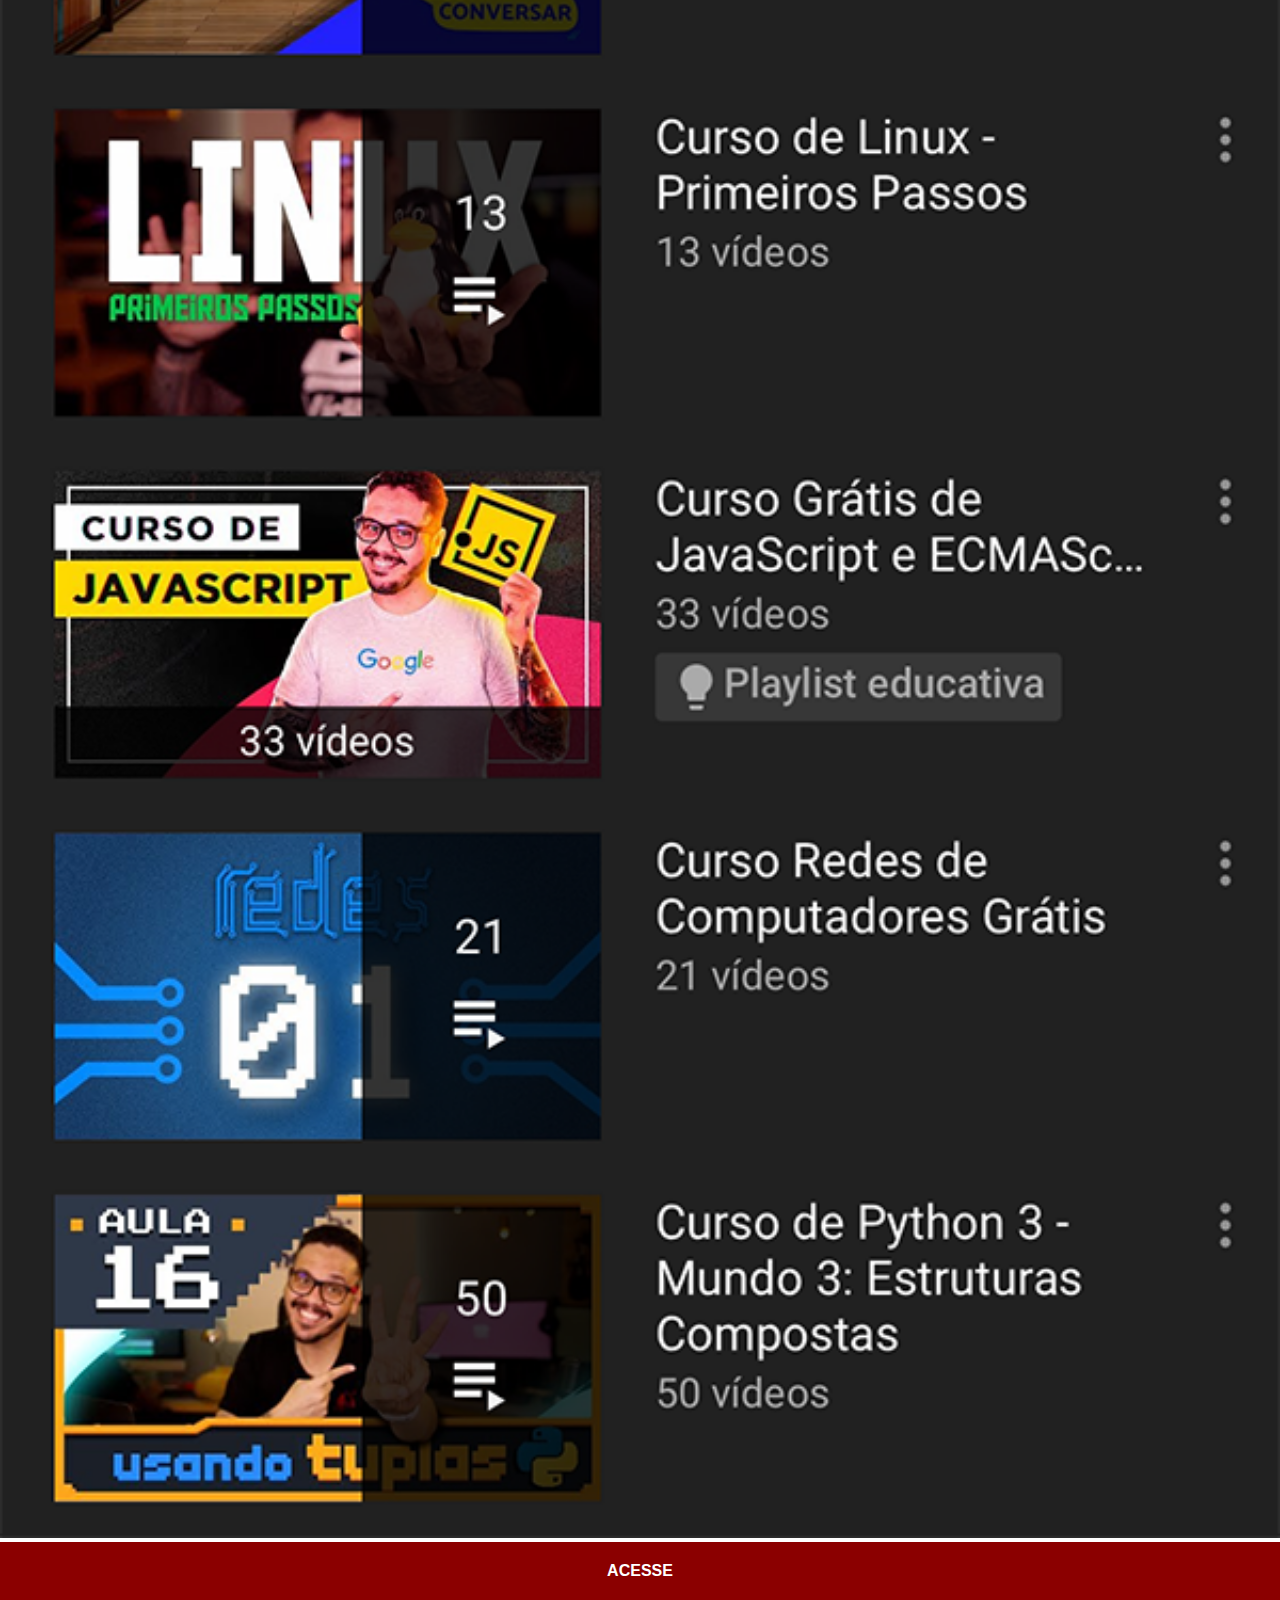
<file: youtube.html>
<!DOCTYPE html>
<html lang="pt-br">
<head>
    <meta charset="UTF-8">
    <meta name="viewport" content="width=device-width, initial-scale=1.0">
    <title>Youtube</title>
    <link rel="stylesheet" href="estilo/social.css">
</head>

<body>
    <img src="imagens/tela-youtube.png" alt="">  
    <a href="https://www.youtube.com/c/CursoemVídeo/playlists" target="_blank">ACESSE</a>
</body>
</html>
</file>
<file: estilo/style.css>
@charset "UTF-8";

*{
    margin: 0px;
    padding: 0px;
    font-family: Arial, Helvetica, sans-serif;
}

html, body{
    height: 100vh;
    width: 100vw;
    background-color: black;
}

body{
    background: url(../imagens/fundo-madeira.jpg) no-repeat top center;
    background-size: cover;
    background-attachment: fixed;
}

main{
    height: 100vh;
    position: relative;
    
}

section#telefone{
    position: absolute;
    top: 50%;
    left: 50%;
    transform: translate(-50%, -50%);
    
    
    height: 627px;
    width: 311px;
    background:url(../imagens/frame-iphone.png) no-repeat;
}

iframe#tela{
    position: relative;
    top: 80px;
    left: 22px;
    width: 269px;
    height: 471px;
}

section#redes-sociais{
    text-align: right;
}

section#redes-sociais img{
    width: 70px;
    margin: 10px;
    border-radius: 50%;
    box-shadow: 2px 2px 5px rgb(0, 0, 0, 0.400);
    box-sizing: border-box;
}

section#redes-sociais img:hover{
    border: 3px solid white;
    transform: translate(-3px, 3px);
    box-shadow: 5px 5px 10px rgba(0, 0, 0, 0.623);
    transition: 0.1s;
}
</file>
<file: estilo/social.css>
@charset "UTF-8";

*{
    margin: 0px;
    padding: 0px;
    font-family: Arial, Helvetica, sans-serif;
}

::-webkit-scrollbar{
    width: 0;
    height: 0;
}

img{
    width: 100vw;
}

a{
    display: block;
    background-color: darkred;
    color: white;
    padding: 20px;
    text-align: center;
    font-weight: bolder;
    text-decoration: none;
}

a:hover{
   background-color: red; 
}
</file>
